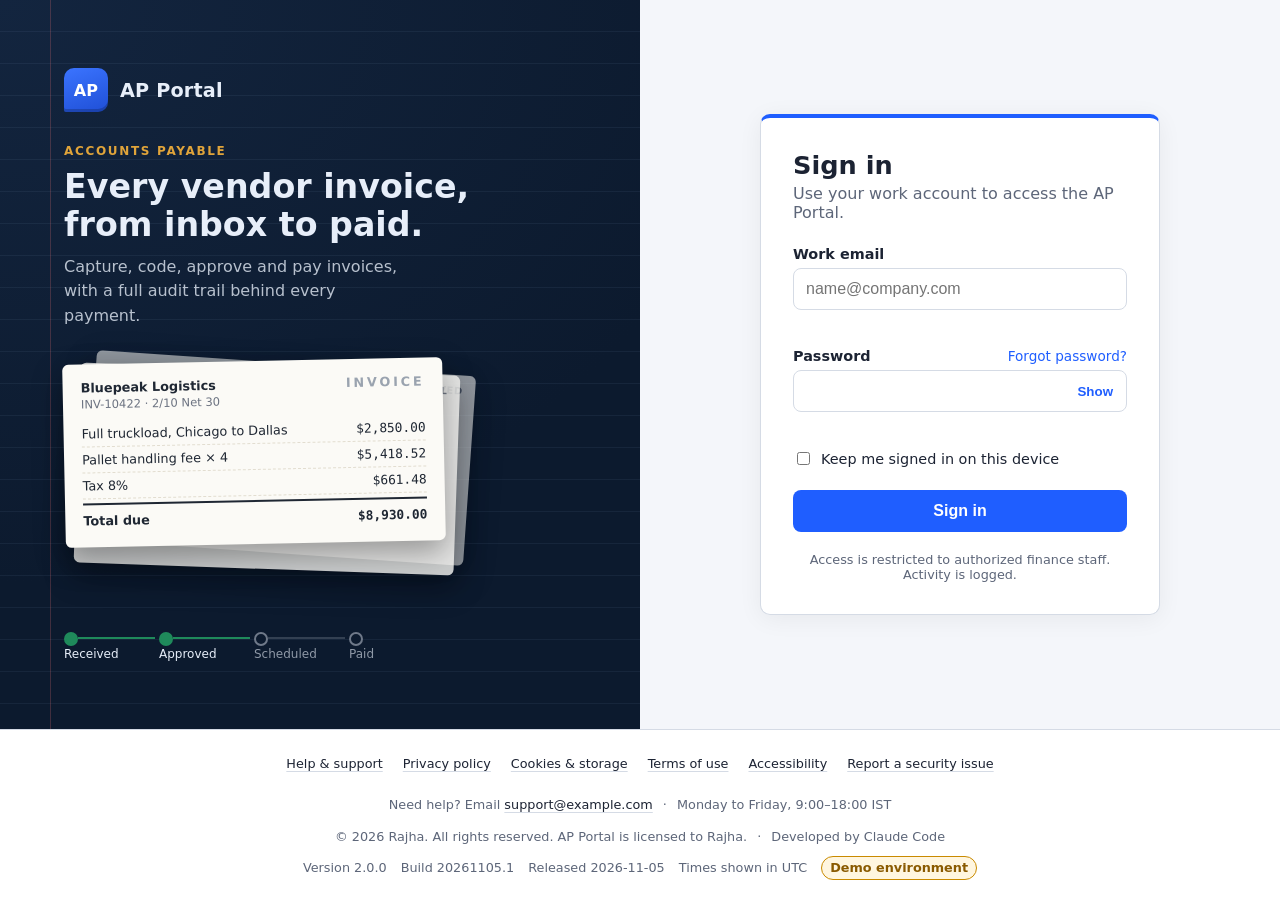
<file: index.html>
<!doctype html>
<html lang="en">
<head>
  <meta charset="utf-8">
  <meta name="viewport" content="width=device-width, initial-scale=1">
  <title>AP Portal</title>
  <!-- The app starts at the sign-in page. -->
  <meta http-equiv="refresh" content="0; url=login/index.html">
  <link rel="canonical" href="login/index.html">
  <style>
    body { margin: 0; min-height: 100vh; display: grid; place-items: center;
           font-family: system-ui, -apple-system, "Segoe UI", Roboto, sans-serif;
           background: #f4f6fa; color: #1c2333; }
    a { color: #1f5eff; }
    @media (prefers-color-scheme: dark) { body { background: #0d1117; color: #e6e9ef; } a { color: #4d7dff; } }
  </style>
</head>
<body>
  <p>Opening AP Portal… <a href="login/index.html">Go to sign in</a></p>
</body>
</html>
</file>
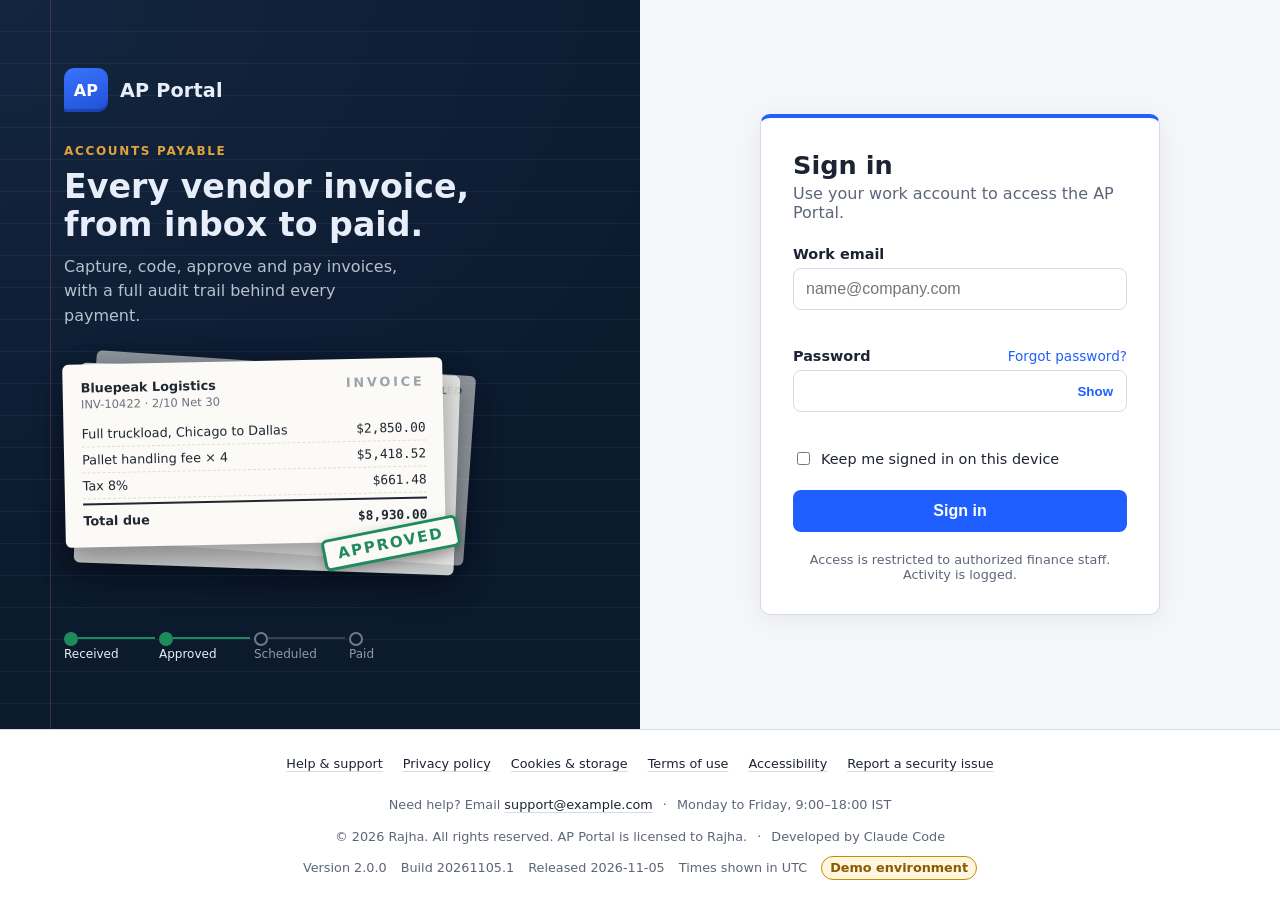
<file: dashboard/index.html>
<!doctype html>
<html lang="en">
<head>
  <meta charset="utf-8">
  <meta name="viewport" content="width=device-width, initial-scale=1">
  <title>Dashboard · AP Portal</title>
  <link rel="stylesheet" href="styles.css">
  <link rel="stylesheet" href="../shared/footer.css">
</head>
<body>
  <header class="topbar">
    <div class="brand">
      <span class="logo">AP</span>
      <span class="brand-name">AP Portal</span>
    </div>
    <div class="user">
      <span id="user" class="user-chip">
        <span id="user-initials" class="avatar" aria-hidden="true"></span>
        <span id="user-name" class="user-name"></span>
      </span>
      <button type="button" id="sign-out" class="ghost">Sign out</button>
    </div>
  </header>

  <main class="page" id="top" tabindex="-1">
    <div class="page-head">
      <div>
        <h1>Invoice dashboard</h1>
        <p class="muted">Status of all open and recent vendor invoices. <span class="badge">Demo data</span></p>
      </div>
      <div class="head-meta">
        <p class="muted" id="as-of"></p>
        <button type="button" id="reset-demo" class="ghost small-btn" hidden>Reset demo changes</button>
      </div>
    </div>

    <section aria-labelledby="status-heading">
      <h2 id="status-heading" class="section-title">Invoices by status</h2>
      <p class="muted small">Click a bucket to filter the invoice list.</p>
      <div id="status-buckets" class="bucket-grid"></div>
    </section>

    <section class="panel" aria-labelledby="aging-heading">
      <div class="panel-head">
        <h2 id="aging-heading" class="section-title">Unpaid invoices by age</h2>
        <p class="muted small">Days past due date · excludes paid and rejected</p>
      </div>
      <div id="aging-bar" class="aging-bar" role="img"></div>
      <div id="aging-buckets" class="aging-grid"></div>
    </section>

    <section class="panel" aria-labelledby="list-heading">
      <div class="panel-head">
        <div>
          <h2 id="list-heading" class="section-title">Invoices <span id="list-filter" class="muted"></span></h2>
          <p class="muted small">Click an invoice to see its details. For <strong>Received</strong> invoices, click the invoice number to open data entry.</p>
        </div>
        <div class="controls">
          <input type="search" id="search" placeholder="Search vendor or invoice #" aria-label="Search invoices">
          <button type="button" id="clear-filter" class="ghost" hidden>Clear filter</button>
        </div>
      </div>
      <div class="table-wrap">
        <table>
          <thead>
            <tr>
              <th scope="col">Invoice #</th>
              <th scope="col">Vendor</th>
              <th scope="col">Invoice date</th>
              <th scope="col">Due date</th>
              <th scope="col" id="col-approved" hidden>Approved on</th>
              <th scope="col" class="num">Amount</th>
              <th scope="col">Status</th>
            </tr>
          </thead>
          <tbody id="invoice-rows"></tbody>
        </table>
        <p id="empty" class="empty" hidden>No invoices match.</p>
      </div>
    </section>
  </main>

  <footer class="app-footer"></footer>

  <div id="drawer-backdrop" class="drawer-backdrop" hidden></div>
  <aside id="invoice-drawer" class="drawer" role="dialog" aria-modal="true" aria-labelledby="drawer-title" hidden>
    <div class="drawer-bar">
      <button type="button" id="drawer-close" class="drawer-close" aria-label="Close invoice details">✕</button>
    </div>
    <div id="drawer-body" class="drawer-body"></div>
  </aside>

  <div id="toast" class="toast" role="status" aria-live="polite" hidden></div>

  <script src="../shared/config.js"></script>
  <script src="../shared/api.js"></script>
  <script src="common.js"></script>
  <script src="boot.js" data-page="session.js dashboard.js invoice-details.js ../shared/app-info.js"></script>
</body>
</html>
</file>
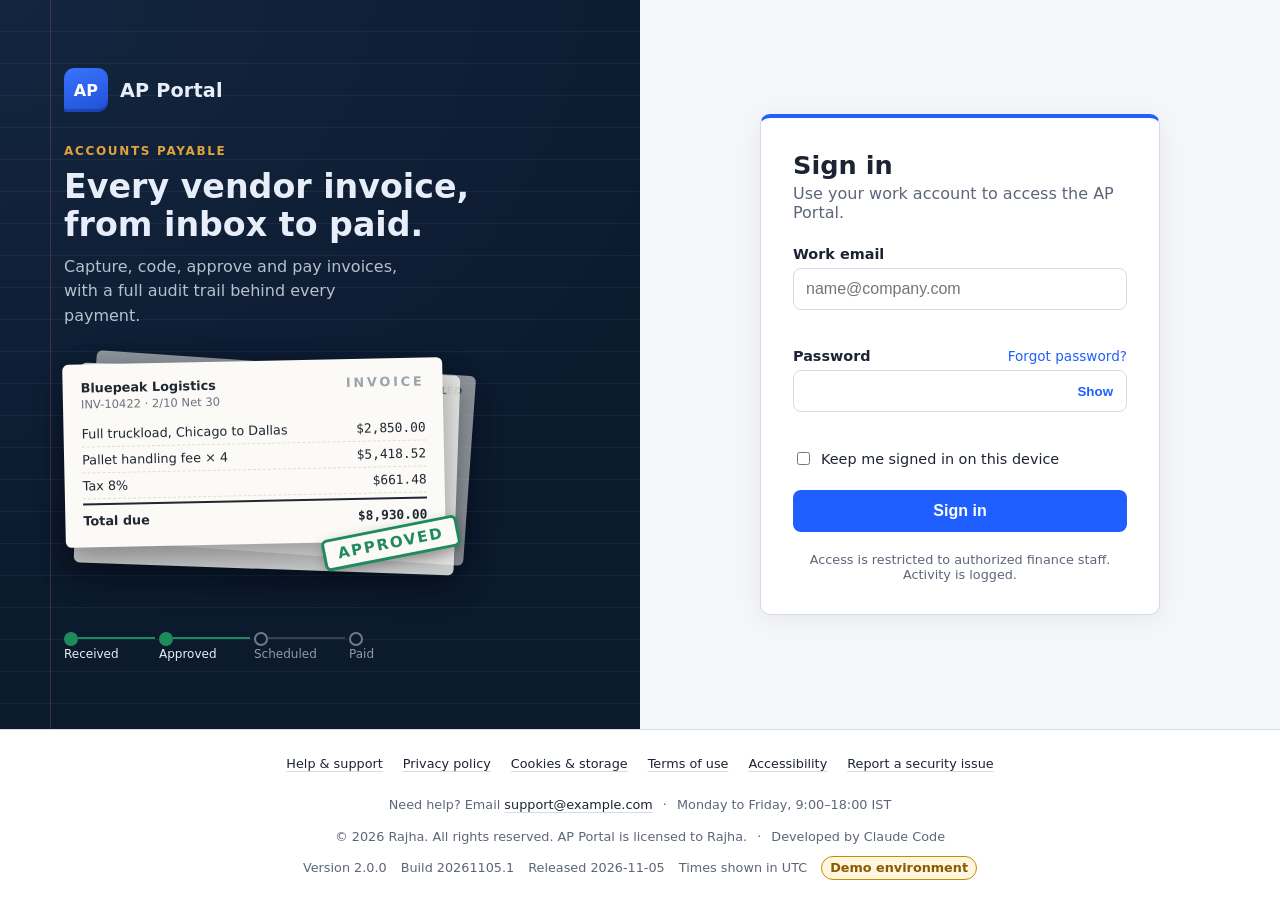
<file: login/index.html>
<!doctype html>
<html lang="en">
<head>
  <meta charset="utf-8">
  <meta name="viewport" content="width=device-width, initial-scale=1">
  <title>Sign in · AP Portal</title>
  <link rel="stylesheet" href="styles.css">
  <link rel="stylesheet" href="../shared/footer.css">
</head>
<body>
  <main class="layout" id="top" tabindex="-1">
    <section class="brand-panel" aria-hidden="true">
      <div class="brand">
        <span class="logo"><span>AP</span></span>
        <span class="brand-name">AP Portal</span>
      </div>

      <div class="brand-copy">
        <p class="eyebrow">Accounts payable</p>
        <h2>Every vendor invoice, from inbox to paid.</h2>
        <p class="lede">Capture, code, approve and pay invoices, with a full audit trail behind every payment.</p>
      </div>

      <div class="slips">
        <div class="slip slip-back"><span class="slip-tag">Received</span></div>
        <div class="slip slip-mid"><span class="slip-tag">Pending approval</span></div>
        <div class="slip slip-front">
          <div class="slip-head">
            <div><strong>Bluepeak Logistics</strong><span>INV-10422 · 2/10 Net 30</span></div>
            <span class="slip-word">INVOICE</span>
          </div>
          <div class="slip-line"><span>Full truckload, Chicago to Dallas</span><span>$2,850.00</span></div>
          <div class="slip-line"><span>Pallet handling fee × 4</span><span>$5,418.52</span></div>
          <div class="slip-line"><span>Tax 8%</span><span>$661.48</span></div>
          <div class="slip-total"><span>Total due</span><span>$8,930.00</span></div>
          <span class="stamp">Approved</span>
        </div>
      </div>

      <ol class="flow">
        <li class="done">Received</li>
        <li class="done">Approved</li>
        <li>Scheduled</li>
        <li>Paid</li>
      </ol>
    </section>

    <section class="form-panel">
      <form id="login-form" class="card" novalidate>
        <h1>Sign in</h1>
        <p class="subtitle">Use your work account to access the AP Portal.</p>

        <div id="form-error" class="alert" role="alert" hidden></div>

        <div class="field">
          <label for="email">Work email</label>
          <input id="email" name="email" type="email" autocomplete="username"
                 placeholder="name@company.com" required>
          <p class="field-error" id="email-error"></p>
        </div>

        <div class="field">
          <div class="label-row">
            <label for="password">Password</label>
            <a href="forgot-password.html" class="link" id="forgot-link">Forgot password?</a>
          </div>
          <div class="password-wrap">
            <input id="password" name="password" type="password"
                   autocomplete="current-password" minlength="8" required>
            <button type="button" class="toggle" id="toggle-password"
                    aria-label="Show password" aria-pressed="false">Show</button>
          </div>
          <p class="field-error" id="password-error"></p>
        </div>

        <label class="checkbox">
          <input type="checkbox" name="remember" id="remember">
          Keep me signed in on this device
        </label>

        <button type="submit" class="primary" id="submit-btn">
          <span class="btn-label">Sign in</span>
          <span class="spinner" aria-hidden="true"></span>
        </button>

        <p class="footnote">
          Access is restricted to authorized finance staff. Activity is logged.
        </p>
      </form>
    </section>
  </main>

  <footer class="app-footer"></footer>

  <script src="../shared/config.js"></script>
  <script src="../shared/api.js"></script>
  <script src="script.js"></script>
  <script src="../shared/app-info.js"></script>
</body>
</html>
</file>
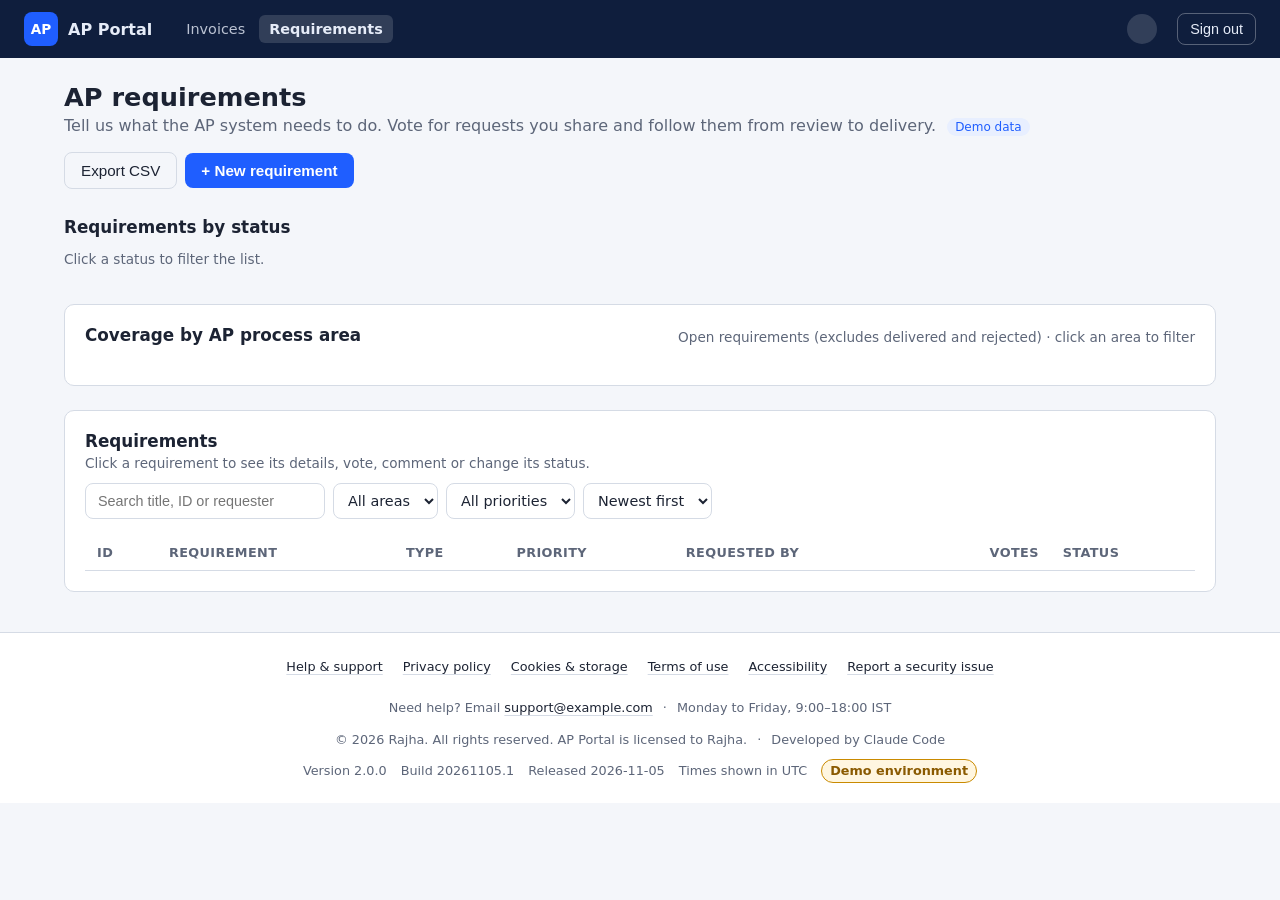
<file: requirements/index.html>
<!doctype html>
<html lang="en">
<head>
  <meta charset="utf-8">
  <meta name="viewport" content="width=device-width, initial-scale=1">
  <title>Requirements · AP Portal</title>
  <link rel="stylesheet" href="../dashboard/styles.css">
  <link rel="stylesheet" href="../dashboard/data-entry.css">
  <link rel="stylesheet" href="requirements.css">
  <link rel="stylesheet" href="../shared/footer.css">
</head>
<body>
  <header class="topbar">
    <div class="topbar-left">
      <a class="brand" href="../dashboard/index.html">
        <span class="logo">AP</span>
        <span class="brand-name">AP Portal</span>
      </a>
      <nav class="app-nav" aria-label="Main">
        <a href="../dashboard/index.html">Invoices</a>
        <a href="index.html" aria-current="page">Requirements</a>
      </nav>
    </div>
    <div class="user">
      <span id="user" class="user-chip">
        <span id="user-initials" class="avatar" aria-hidden="true"></span>
        <span id="user-name" class="user-name"></span>
      </span>
      <button type="button" id="sign-out" class="ghost">Sign out</button>
    </div>
  </header>

  <main class="page" id="top" tabindex="-1">
    <div class="page-head">
      <div>
        <h1>AP requirements</h1>
        <p class="muted">Tell us what the AP system needs to do. Vote for requests you share and follow them from review to delivery. <span class="badge">Demo data</span></p>
      </div>
      <div class="head-actions">
        <button type="button" id="reset-demo" class="ghost small-btn" hidden>Reset demo changes</button>
        <button type="button" id="export-csv" class="ghost">Export CSV</button>
        <button type="button" id="new-req" class="btn-primary">+ New requirement</button>
      </div>
    </div>

    <section aria-labelledby="status-heading">
      <h2 id="status-heading" class="section-title">Requirements by status</h2>
      <p class="muted small">Click a status to filter the list.</p>
      <div id="status-buckets" class="bucket-grid"></div>
    </section>

    <section class="panel" aria-labelledby="area-heading">
      <div class="panel-head">
        <h2 id="area-heading" class="section-title">Coverage by AP process area</h2>
        <p class="muted small">Open requirements (excludes delivered and rejected) · click an area to filter</p>
      </div>
      <div id="area-coverage" class="area-grid"></div>
    </section>

    <section class="panel" aria-labelledby="list-heading">
      <div class="panel-head">
        <div>
          <h2 id="list-heading" class="section-title">Requirements <span id="list-filter" class="muted"></span></h2>
          <p class="muted small">Click a requirement to see its details, vote, comment or change its status.</p>
        </div>
        <div class="controls req-controls">
          <input type="search" id="search" placeholder="Search title, ID or requester" aria-label="Search requirements">
          <select id="filter-area" aria-label="Filter by area"><option value="">All areas</option></select>
          <select id="filter-priority" aria-label="Filter by priority"><option value="">All priorities</option></select>
          <select id="sort" aria-label="Sort by">
            <option value="newest">Newest first</option>
            <option value="priority">Priority</option>
            <option value="votes">Most votes</option>
          </select>
          <button type="button" id="clear-filter" class="ghost" hidden>Clear filters</button>
        </div>
      </div>
      <div class="table-wrap">
        <table>
          <thead>
            <tr>
              <th scope="col">ID</th>
              <th scope="col">Requirement</th>
              <th scope="col">Type</th>
              <th scope="col">Priority</th>
              <th scope="col">Requested by</th>
              <th scope="col" class="num">Votes</th>
              <th scope="col">Status</th>
            </tr>
          </thead>
          <tbody id="req-rows"></tbody>
        </table>
        <p id="empty" class="empty" hidden>No requirements match.</p>
      </div>
    </section>
  </main>

  <footer class="app-footer"></footer>

  <div id="drawer-backdrop" class="drawer-backdrop" hidden></div>
  <aside id="req-drawer" class="drawer" role="dialog" aria-modal="true" aria-labelledby="drawer-title" hidden>
    <div class="drawer-bar">
      <button type="button" id="drawer-close" class="drawer-close" aria-label="Close">✕</button>
    </div>
    <div id="drawer-body" class="drawer-body"></div>
  </aside>

  <div id="toast" class="toast" role="status" aria-live="polite" hidden></div>

  <script src="requirements-data.js"></script>
  <script src="../dashboard/session.js"></script>
  <script src="requirements.js"></script>
  <script src="../shared/app-info.js"></script>
</body>
</html>
</file>
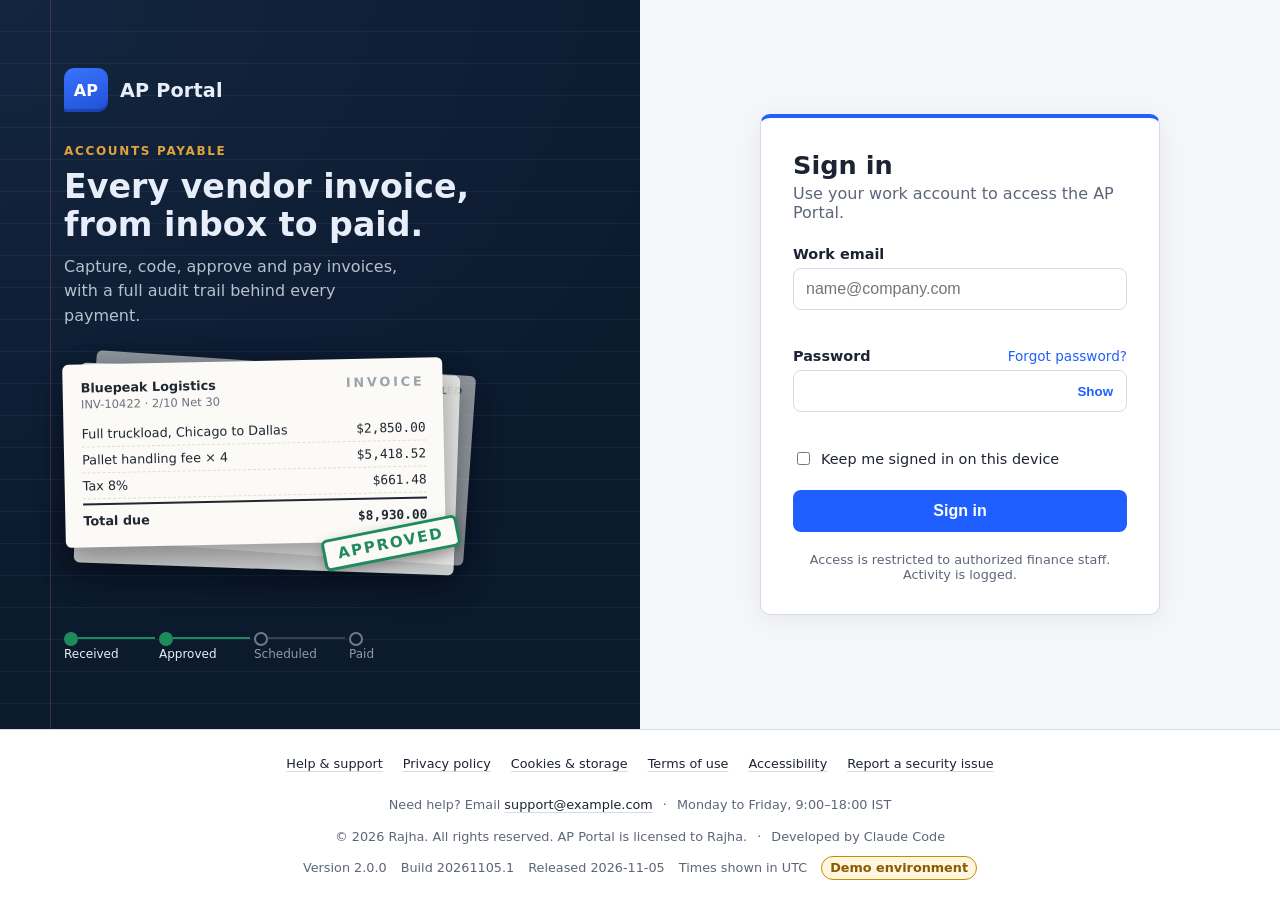
<file: dashboard/data-entry.html>
<!doctype html>
<html lang="en">
<head>
  <meta charset="utf-8">
  <meta name="viewport" content="width=device-width, initial-scale=1">
  <title>Data entry · AP Portal</title>
  <link rel="stylesheet" href="styles.css">
  <link rel="stylesheet" href="data-entry.css">
  <link rel="stylesheet" href="../shared/footer.css">
</head>
<body>
  <header class="topbar">
    <a class="brand" href="index.html">
      <span class="logo">AP</span>
      <span class="brand-name">AP Portal</span>
    </a>
    <div class="user">
      <span id="user" class="user-chip">
        <span id="user-initials" class="avatar" aria-hidden="true"></span>
        <span id="user-name" class="user-name"></span>
      </span>
      <button type="button" id="sign-out" class="ghost">Sign out</button>
    </div>
  </header>

  <main class="page" id="top" tabindex="-1">
    <nav class="breadcrumb" aria-label="Breadcrumb">
      <ol>
        <li><a href="index.html" data-leave>Invoice dashboard</a></li>
        <li><a href="index.html" data-leave data-filter="received">Received</a></li>
        <li aria-current="page" id="crumb-current">Data entry</li>
      </ol>
    </nav>

    <div class="page-head">
      <div>
        <h1>Data entry <span id="title-number" class="mono"></span></h1>
        <p class="muted" id="capture-note"></p>
      </div>
      <span id="status-pill" class="pill"></span>
    </div>

    <div id="not-found" class="status-panel tone-danger" hidden>
      <h3>Invoice not found</h3>
      <p>There is no invoice with that number. <a href="index.html">Go back to the dashboard</a>.</p>
    </div>

    <div id="locked" class="status-panel tone-info" hidden></div>

    <div id="error-summary" class="error-summary" role="alert" tabindex="-1" hidden>
      <h2>Fix these before submitting</h2>
      <ul id="error-list"></ul>
    </div>

    <div class="entry-layout" id="entry" hidden>
      <form id="entry-form" class="entry-form" novalidate>
        <fieldset id="form-fields" class="entry-fields">

          <section class="panel" aria-labelledby="sec-vendor">
            <h2 id="sec-vendor" class="section-title">Vendor</h2>
            <div class="form-grid">
              <div class="field span-2">
                <label for="vendor">Vendor <span class="req" aria-hidden="true">*</span></label>
                <select id="vendor" name="vendor" required aria-describedby="vendor-hint vendor-error"></select>
                <p class="hint" id="vendor-hint">Only vendors in the vendor master can be selected.</p>
                <p class="field-error" id="vendor-error"></p>
              </div>
              <div class="readonly"><span class="ro-label">Vendor ID</span><span id="vendor-id" class="ro-value"></span></div>
              <div class="readonly"><span class="ro-label">Pays by</span><span id="vendor-method" class="ro-value"></span></div>
              <div class="readonly span-2"><span class="ro-label">Bank account</span><span id="vendor-bank" class="ro-value"></span>
                <span class="hint">Bank details can only be changed in the vendor master, after a call-back check with the vendor.</span></div>
            </div>
          </section>

          <section class="panel" aria-labelledby="sec-header">
            <h2 id="sec-header" class="section-title">Invoice information</h2>
            <div class="form-grid">
              <div class="field">
                <label for="number">Supplier invoice number <span class="req" aria-hidden="true">*</span></label>
                <input id="number" name="number" type="text" required autocomplete="off" spellcheck="false" aria-describedby="number-error">
                <p class="field-error" id="number-error"></p>
              </div>
              <div class="field">
                <label for="invoiceDate">Invoice date <span class="req" aria-hidden="true">*</span></label>
                <input id="invoiceDate" name="invoiceDate" type="date" required aria-describedby="invoiceDate-error">
                <p class="field-error" id="invoiceDate-error"></p>
              </div>
              <div class="field">
                <label for="terms">Payment terms <span class="req" aria-hidden="true">*</span></label>
                <select id="terms" name="terms" required aria-describedby="terms-error"></select>
                <p class="field-error" id="terms-error"></p>
              </div>
              <div class="readonly">
                <span class="ro-label">Due date</span>
                <output id="dueDate" class="ro-value" for="invoiceDate terms"></output>
                <span class="hint">Worked out from the invoice date and terms.</span>
              </div>
              <div class="field">
                <label for="poNumber">Purchase order <span class="req" id="po-req" aria-hidden="true">*</span></label>
                <input id="poNumber" name="poNumber" type="text" autocomplete="off" spellcheck="false" placeholder="PO-0000" aria-describedby="po-hint poNumber-error">
                <p class="hint" id="po-hint"></p>
                <p class="field-error" id="poNumber-error"></p>
              </div>
              <div class="field">
                <label for="currency">Currency <span class="req" aria-hidden="true">*</span></label>
                <select id="currency" name="currency" required aria-describedby="currency-error"></select>
                <p class="field-error" id="currency-error"></p>
              </div>
              <div class="readonly">
                <span class="ro-label">Received</span>
                <span id="receivedOn" class="ro-value"></span>
              </div>
            </div>
          </section>

          <section class="panel" aria-labelledby="sec-lines">
            <div class="panel-head">
              <h2 id="sec-lines" class="section-title">Line items</h2>
              <button type="button" id="add-line" class="ghost">+ Add line</button>
            </div>
            <div class="table-wrap">
              <table class="entry-lines">
                <thead>
                  <tr>
                    <th scope="col">Description <span class="req" aria-hidden="true">*</span></th>
                    <th scope="col">GL account <span class="req" aria-hidden="true">*</span></th>
                    <th scope="col">Cost center <span class="req" aria-hidden="true">*</span></th>
                    <th scope="col" class="num">Qty <span class="req" aria-hidden="true">*</span></th>
                    <th scope="col" class="num">Unit price <span class="req" aria-hidden="true">*</span></th>
                    <th scope="col" class="num">Amount</th>
                    <th scope="col"><span class="visually-hidden">Remove</span></th>
                  </tr>
                </thead>
                <tbody id="line-rows"></tbody>
              </table>
            </div>
            <p class="field-error" id="lines-error"></p>
          </section>

          <section class="panel" aria-labelledby="sec-totals">
            <h2 id="sec-totals" class="section-title">Totals</h2>
            <div class="totals-grid">
              <div class="readonly"><span class="ro-label">Subtotal of lines</span><output id="subtotal" class="ro-value num-value"></output></div>
              <div class="field">
                <label for="tax">Tax <span class="req" aria-hidden="true">*</span></label>
                <input id="tax" name="tax" type="number" inputmode="decimal" min="0" step="0.01" required aria-describedby="tax-error">
                <p class="field-error" id="tax-error"></p>
              </div>
              <div class="field">
                <label for="shipping">Shipping</label>
                <input id="shipping" name="shipping" type="number" inputmode="decimal" min="0" step="0.01" aria-describedby="shipping-error">
                <p class="field-error" id="shipping-error"></p>
              </div>
              <div class="readonly"><span class="ro-label">Calculated total</span><output id="calcTotal" class="ro-value num-value"></output></div>
              <div class="field">
                <label for="total">Total on the invoice <span class="req" aria-hidden="true">*</span></label>
                <input id="total" name="total" type="number" inputmode="decimal" min="0" step="0.01" required aria-describedby="total-hint total-error">
                <p class="hint" id="total-hint">Copy the total exactly as printed on the invoice.</p>
                <p class="field-error" id="total-error"></p>
              </div>
              <div id="balance-check" class="balance-check" role="status" aria-live="polite"></div>
            </div>
          </section>

          <section class="panel" aria-labelledby="sec-notes">
            <h2 id="sec-notes" class="section-title">Notes for the approver</h2>
            <div class="field">
              <label for="notes" class="visually-hidden">Notes for the approver</label>
              <textarea id="notes" name="notes" rows="3" maxlength="500" aria-describedby="notes-count"></textarea>
              <p class="hint" id="notes-count"></p>
            </div>
          </section>
        </fieldset>

        <div class="action-bar">
          <p id="save-status" class="save-status" role="status" aria-live="polite"></p>
          <div id="leave-confirm" class="leave-confirm" hidden>
            <span>You have unsaved changes.</span>
            <button type="button" id="discard" class="ghost">Leave without saving</button>
            <button type="button" id="keep-editing" class="ghost">Keep editing</button>
          </div>
          <div class="action-buttons" id="action-buttons">
            <a href="index.html" class="ghost button-link" data-leave>Cancel</a>
            <button type="button" id="save-draft" class="ghost">Save draft</button>
            <button type="submit" id="submit" class="btn-primary">Submit for approval</button>
          </div>
        </div>
      </form>

      <aside class="document" aria-labelledby="doc-title">
        <details id="doc-toggle" open>
          <summary><h2 id="doc-title" class="section-title">Original invoice</h2></summary>
          <p class="hint" id="doc-caption"></p>
          <div id="document" class="paper"></div>
        </details>
      </aside>
    </div>
  </main>

  <footer class="app-footer"></footer>

  <script src="../shared/config.js"></script>
  <script src="../shared/api.js"></script>
  <script src="common.js"></script>
  <script src="boot.js" data-page="session.js data-entry.js ../shared/app-info.js"></script>
</body>
</html>
</file>
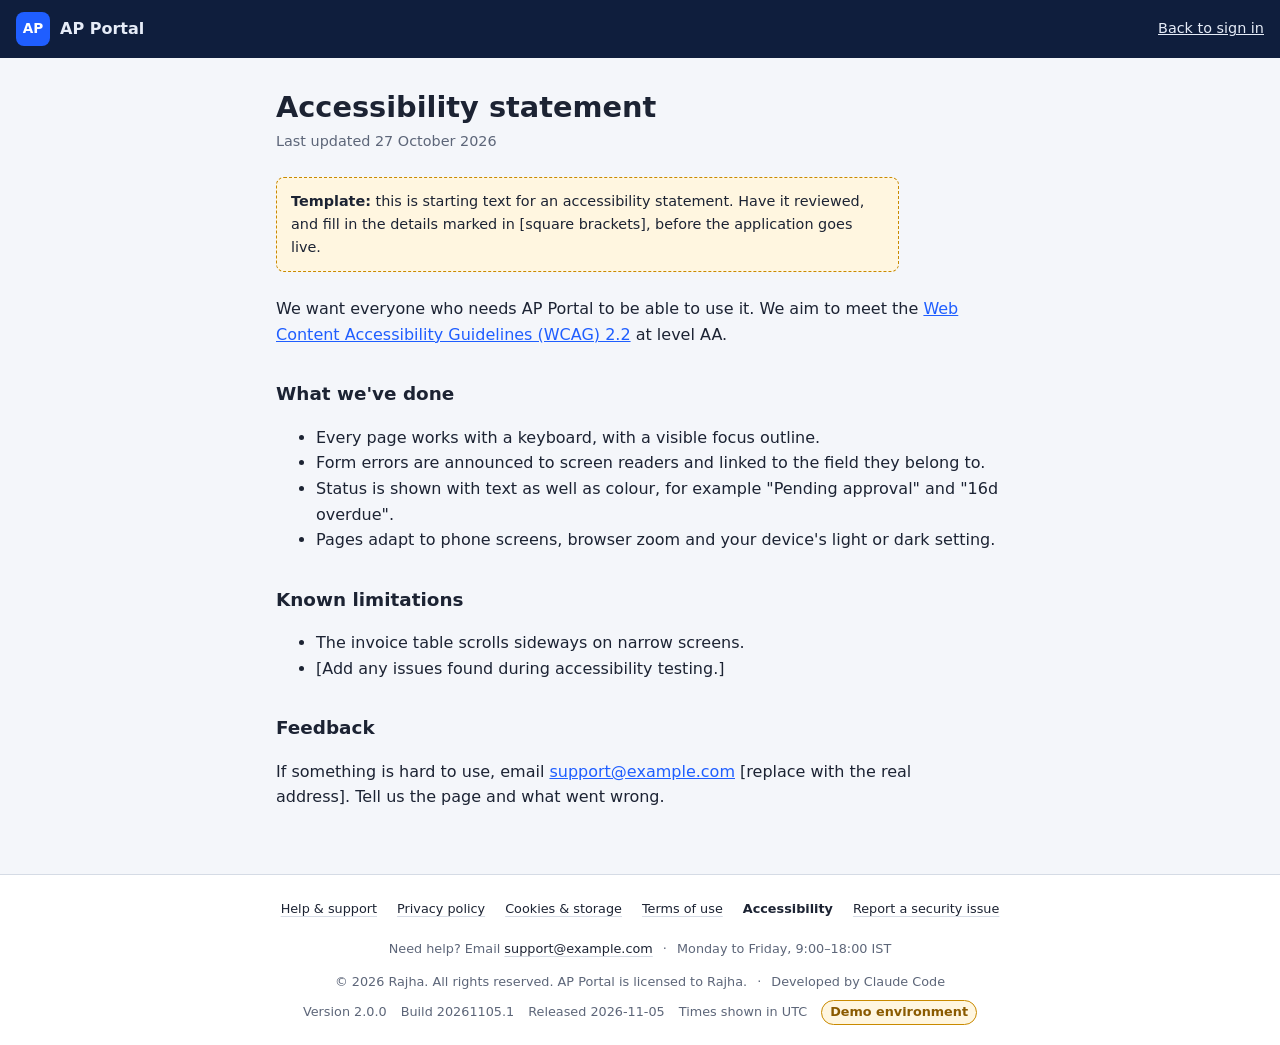
<file: info/accessibility.html>
<!doctype html>
<html lang="en">
<head>
  <meta charset="utf-8">
  <meta name="viewport" content="width=device-width, initial-scale=1">
  <title>Accessibility statement · AP Portal</title>
  <link rel="stylesheet" href="../shared/info.css">
  <link rel="stylesheet" href="../shared/footer.css">
</head>
<body>
  <header class="topbar">
    <a class="brand" href="../login/index.html"><span class="logo">AP</span>AP Portal</a>
    <a class="back" href="../login/index.html">Back to sign in</a>
  </header>

  <main class="doc" id="top" tabindex="-1">
    <h1>Accessibility statement</h1>
    <p class="updated">Last updated 27 October 2026</p>
    <p class="template-notice" role="note">
      <strong>Template:</strong> this is starting text for an accessibility statement. Have it reviewed, and
      fill in the details marked in [square brackets], before the application goes live.
    </p>

    <p>We want everyone who needs AP Portal to be able to use it. We aim to meet the
       <a href="https://www.w3.org/TR/WCAG22/">Web Content Accessibility Guidelines (WCAG) 2.2</a> at level AA.</p>

    <h2>What we've done</h2>
    <ul>
      <li>Every page works with a keyboard, with a visible focus outline.</li>
      <li>Form errors are announced to screen readers and linked to the field they belong to.</li>
      <li>Status is shown with text as well as colour, for example "Pending approval" and "16d overdue".</li>
      <li>Pages adapt to phone screens, browser zoom and your device's light or dark setting.</li>
    </ul>

    <h2>Known limitations</h2>
    <ul>
      <li>The invoice table scrolls sideways on narrow screens.</li>
      <li>[Add any issues found during accessibility testing.]</li>
    </ul>

    <h2>Feedback</h2>
    <p>If something is hard to use, email <a href="mailto:support@example.com">support@example.com</a>
       [replace with the real address]. Tell us the page and what went wrong.</p>
  </main>

  <footer class="app-footer"></footer>
  <script src="../shared/app-info.js"></script>
</body>
</html>
</file>
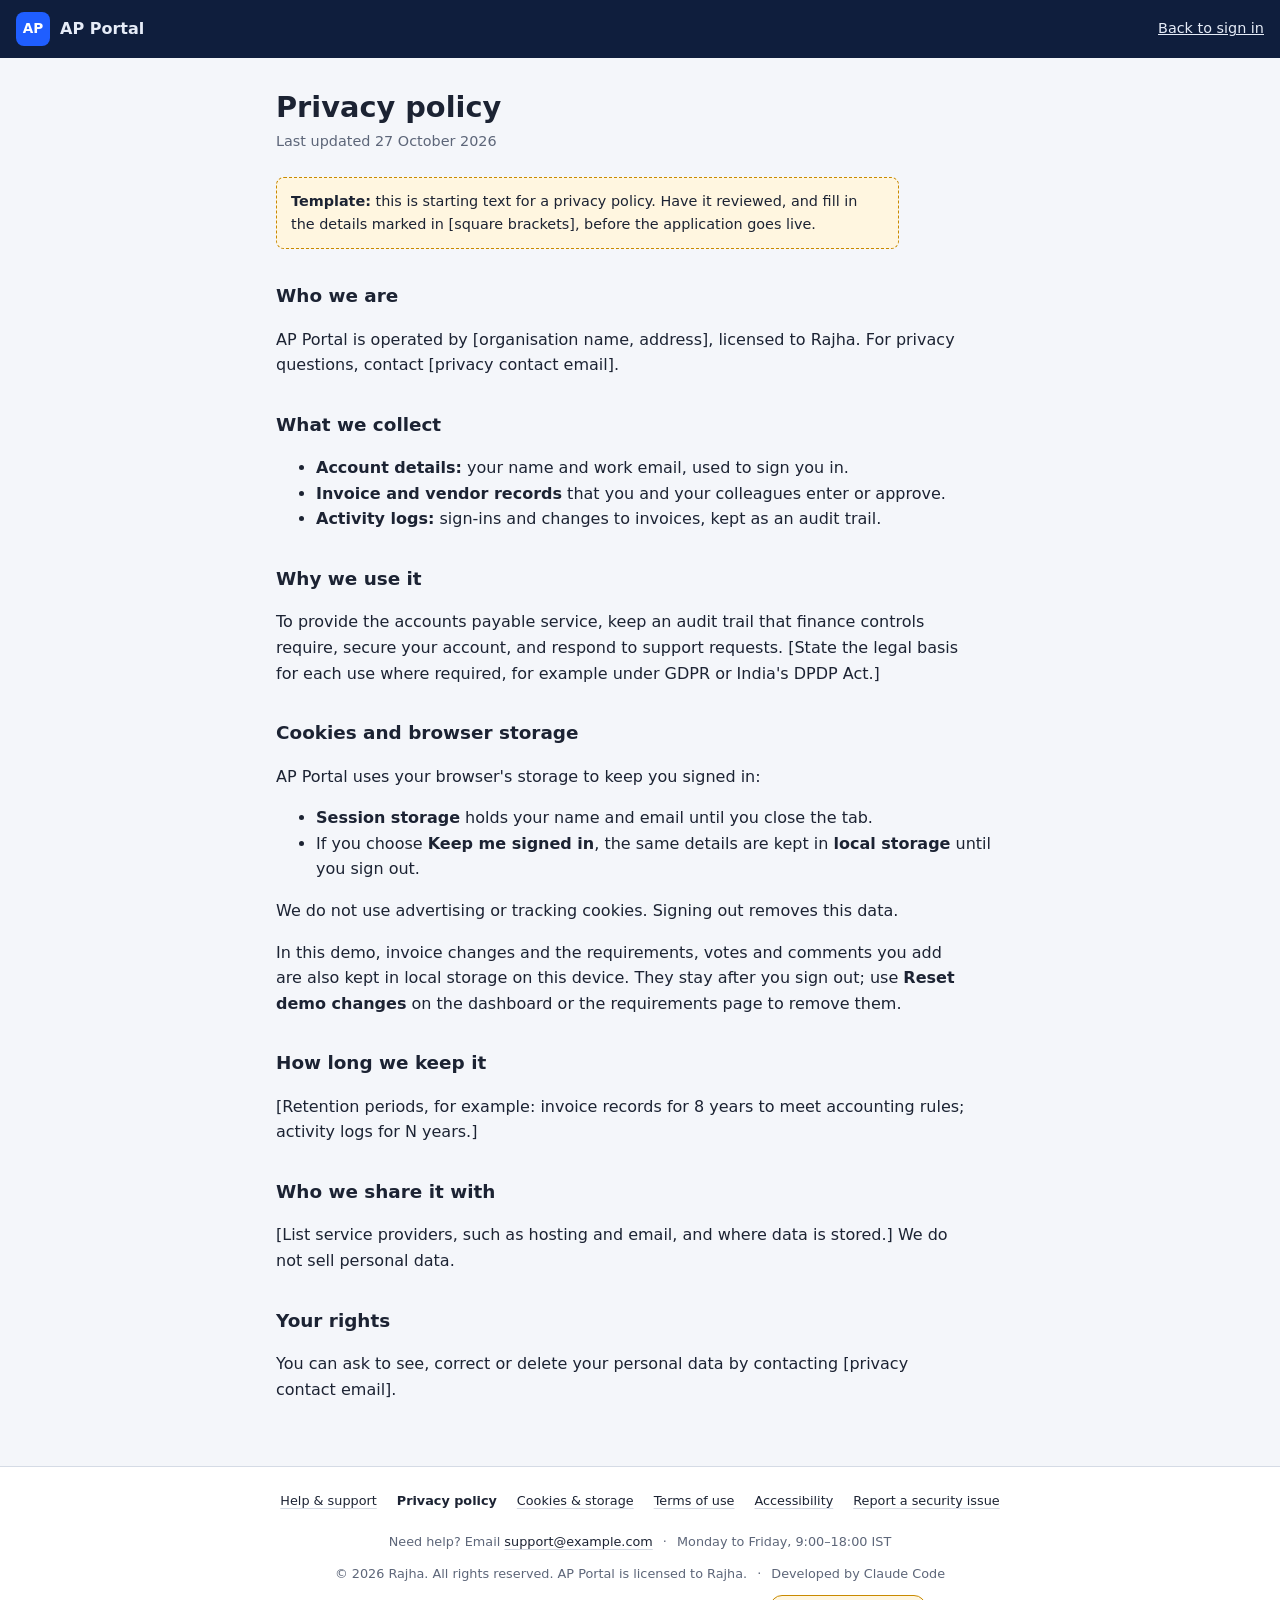
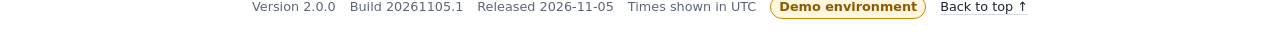
<file: info/privacy.html>
<!doctype html>
<html lang="en">
<head>
  <meta charset="utf-8">
  <meta name="viewport" content="width=device-width, initial-scale=1">
  <title>Privacy policy · AP Portal</title>
  <link rel="stylesheet" href="../shared/info.css">
  <link rel="stylesheet" href="../shared/footer.css">
</head>
<body>
  <header class="topbar">
    <a class="brand" href="../login/index.html"><span class="logo">AP</span>AP Portal</a>
    <a class="back" href="../login/index.html">Back to sign in</a>
  </header>

  <main class="doc" id="top" tabindex="-1">
    <h1>Privacy policy</h1>
    <p class="updated">Last updated 27 October 2026</p>
    <p class="template-notice" role="note">
      <strong>Template:</strong> this is starting text for a privacy policy. Have it reviewed, and
      fill in the details marked in [square brackets], before the application goes live.
    </p>

    <h2>Who we are</h2>
    <p>AP Portal is operated by [organisation name, address], licensed to Rajha. For privacy questions,
       contact [privacy contact email].</p>

    <h2>What we collect</h2>
    <ul>
      <li><strong>Account details:</strong> your name and work email, used to sign you in.</li>
      <li><strong>Invoice and vendor records</strong> that you and your colleagues enter or approve.</li>
      <li><strong>Activity logs:</strong> sign-ins and changes to invoices, kept as an audit trail.</li>
    </ul>

    <h2>Why we use it</h2>
    <p>To provide the accounts payable service, keep an audit trail that finance controls require,
       secure your account, and respond to support requests. [State the legal basis for each use
       where required, for example under GDPR or India's DPDP Act.]</p>

    <h2 id="storage">Cookies and browser storage</h2>
    <p>AP Portal uses your browser's storage to keep you signed in:</p>
    <ul>
      <li><strong>Session storage</strong> holds your name and email until you close the tab.</li>
      <li>If you choose <strong>Keep me signed in</strong>, the same details are kept in
          <strong>local storage</strong> until you sign out.</li>
    </ul>
    <p>We do not use advertising or tracking cookies. Signing out removes this data.</p>
    <p>In this demo, invoice changes and the requirements, votes and comments you add are
       also kept in local storage on this device. They stay after you sign out; use
       <strong>Reset demo changes</strong> on the dashboard or the requirements page to remove them.</p>

    <h2>How long we keep it</h2>
    <p>[Retention periods, for example: invoice records for 8 years to meet accounting rules;
       activity logs for N years.]</p>

    <h2>Who we share it with</h2>
    <p>[List service providers, such as hosting and email, and where data is stored.]
       We do not sell personal data.</p>

    <h2>Your rights</h2>
    <p>You can ask to see, correct or delete your personal data by contacting [privacy contact email].</p>
  </main>

  <footer class="app-footer"></footer>
  <script src="../shared/app-info.js"></script>
</body>
</html>
</file>
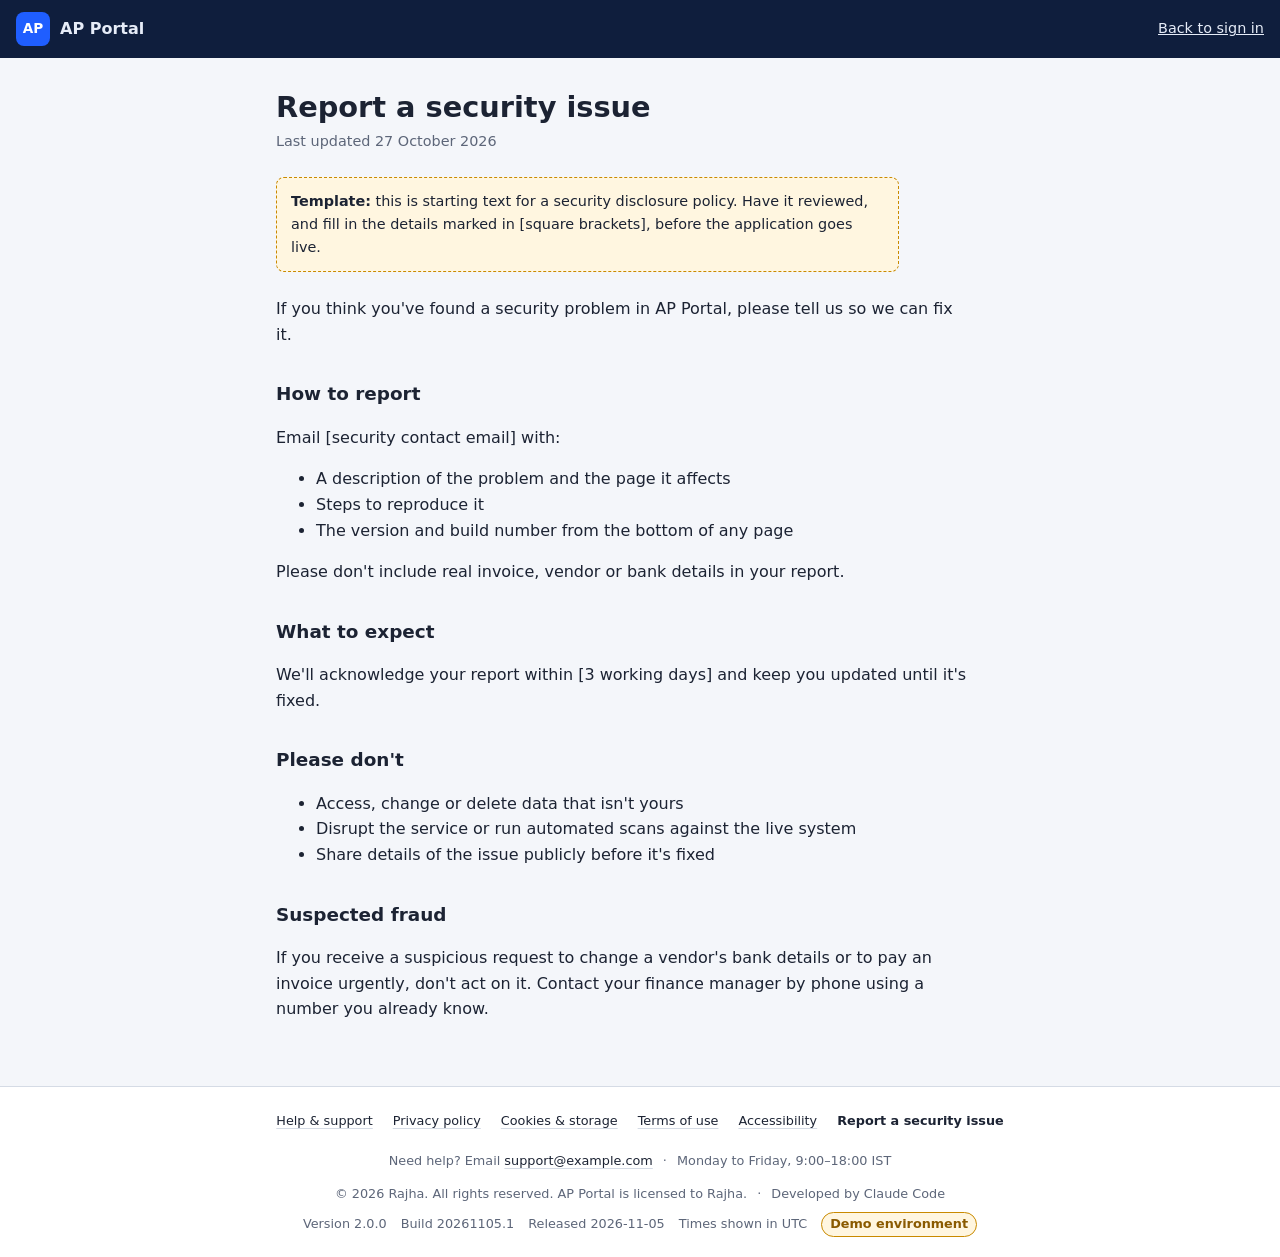
<file: info/security.html>
<!doctype html>
<html lang="en">
<head>
  <meta charset="utf-8">
  <meta name="viewport" content="width=device-width, initial-scale=1">
  <title>Report a security issue · AP Portal</title>
  <link rel="stylesheet" href="../shared/info.css">
  <link rel="stylesheet" href="../shared/footer.css">
</head>
<body>
  <header class="topbar">
    <a class="brand" href="../login/index.html"><span class="logo">AP</span>AP Portal</a>
    <a class="back" href="../login/index.html">Back to sign in</a>
  </header>

  <main class="doc" id="top" tabindex="-1">
    <h1>Report a security issue</h1>
    <p class="updated">Last updated 27 October 2026</p>
    <p class="template-notice" role="note">
      <strong>Template:</strong> this is starting text for a security disclosure policy. Have it reviewed, and
      fill in the details marked in [square brackets], before the application goes live.
    </p>

    <p>If you think you've found a security problem in AP Portal, please tell us so we can fix it.</p>

    <h2>How to report</h2>
    <p>Email [security contact email] with:</p>
    <ul>
      <li>A description of the problem and the page it affects</li>
      <li>Steps to reproduce it</li>
      <li>The version and build number from the bottom of any page</li>
    </ul>
    <p>Please don't include real invoice, vendor or bank details in your report.</p>

    <h2>What to expect</h2>
    <p>We'll acknowledge your report within [3 working days] and keep you updated until it's fixed.</p>

    <h2>Please don't</h2>
    <ul>
      <li>Access, change or delete data that isn't yours</li>
      <li>Disrupt the service or run automated scans against the live system</li>
      <li>Share details of the issue publicly before it's fixed</li>
    </ul>

    <h2>Suspected fraud</h2>
    <p>If you receive a suspicious request to change a vendor's bank details or to pay an invoice
       urgently, don't act on it. Contact your finance manager by phone using a number you already know.</p>
  </main>

  <footer class="app-footer"></footer>
  <script src="../shared/app-info.js"></script>
</body>
</html>
</file>
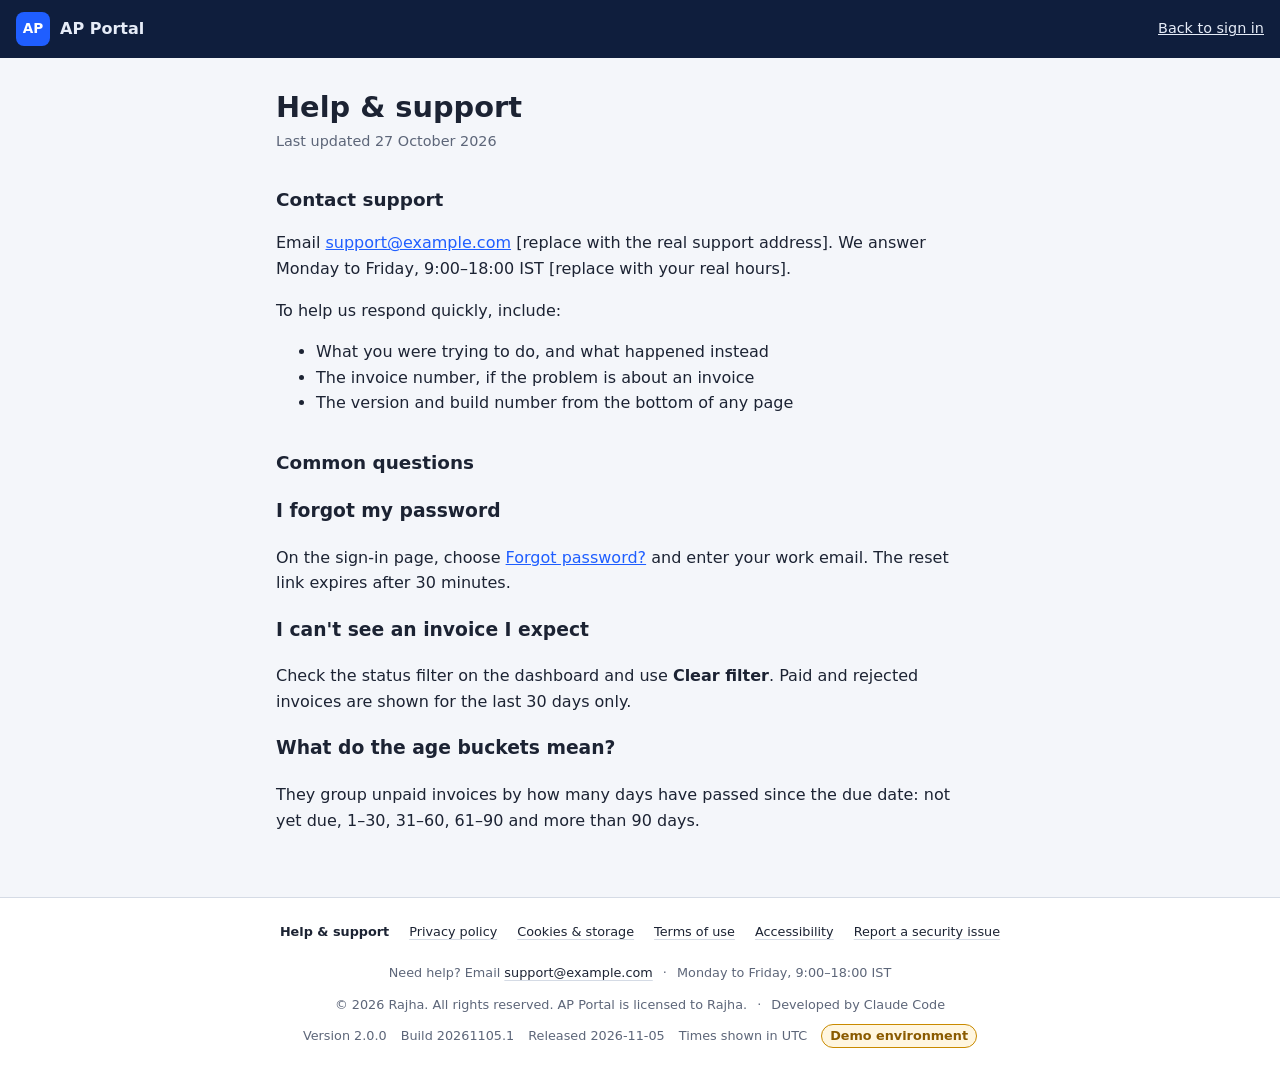
<file: info/support.html>
<!doctype html>
<html lang="en">
<head>
  <meta charset="utf-8">
  <meta name="viewport" content="width=device-width, initial-scale=1">
  <title>Help & support · AP Portal</title>
  <link rel="stylesheet" href="../shared/info.css">
  <link rel="stylesheet" href="../shared/footer.css">
</head>
<body>
  <header class="topbar">
    <a class="brand" href="../login/index.html"><span class="logo">AP</span>AP Portal</a>
    <a class="back" href="../login/index.html">Back to sign in</a>
  </header>

  <main class="doc" id="top" tabindex="-1">
    <h1>Help & support</h1>
    <p class="updated">Last updated 27 October 2026</p>

    <h2>Contact support</h2>
    <p>Email <a href="mailto:support@example.com">support@example.com</a> [replace with the real support address].
       We answer Monday to Friday, 9:00–18:00 IST [replace with your real hours].</p>
    <p>To help us respond quickly, include:</p>
    <ul>
      <li>What you were trying to do, and what happened instead</li>
      <li>The invoice number, if the problem is about an invoice</li>
      <li>The version and build number from the bottom of any page</li>
    </ul>

    <h2>Common questions</h2>
    <h3>I forgot my password</h3>
    <p>On the sign-in page, choose <a href="../login/forgot-password.html">Forgot password?</a> and enter
       your work email. The reset link expires after 30 minutes.</p>
    <h3>I can't see an invoice I expect</h3>
    <p>Check the status filter on the dashboard and use <strong>Clear filter</strong>. Paid and rejected
       invoices are shown for the last 30 days only.</p>
    <h3>What do the age buckets mean?</h3>
    <p>They group unpaid invoices by how many days have passed since the due date: not yet due,
       1–30, 31–60, 61–90 and more than 90 days.</p>
  </main>

  <footer class="app-footer"></footer>
  <script src="../shared/app-info.js"></script>
</body>
</html>
</file>
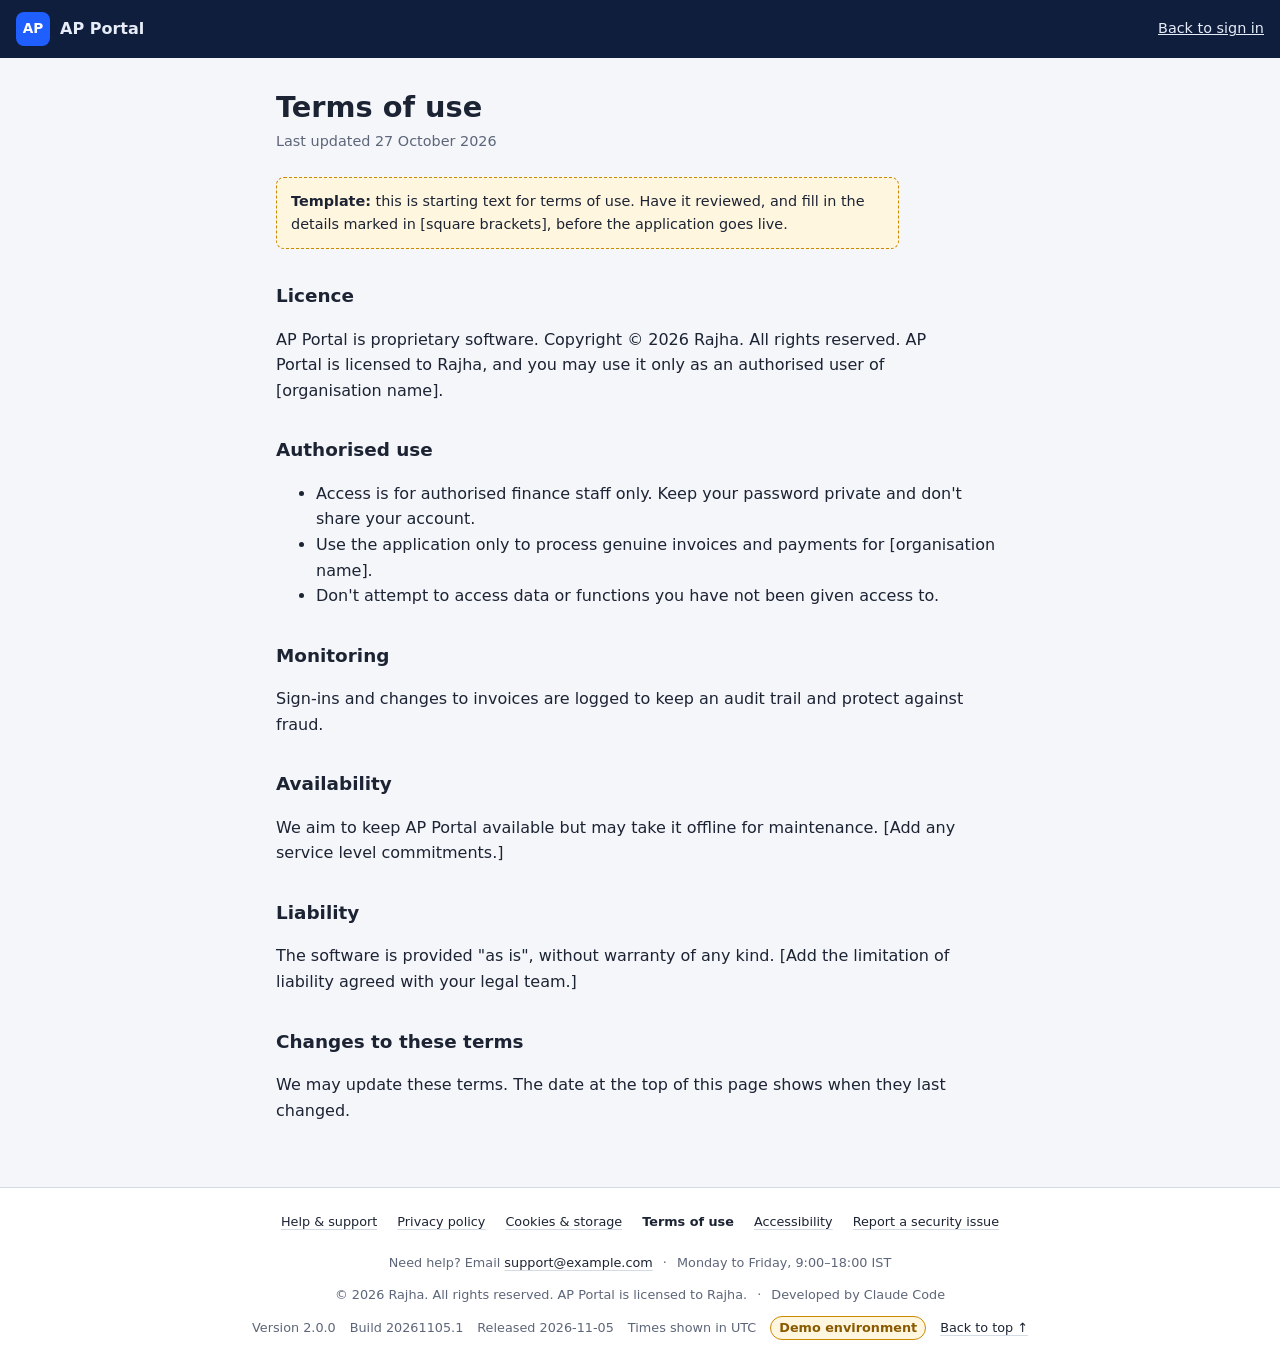
<file: info/terms.html>
<!doctype html>
<html lang="en">
<head>
  <meta charset="utf-8">
  <meta name="viewport" content="width=device-width, initial-scale=1">
  <title>Terms of use · AP Portal</title>
  <link rel="stylesheet" href="../shared/info.css">
  <link rel="stylesheet" href="../shared/footer.css">
</head>
<body>
  <header class="topbar">
    <a class="brand" href="../login/index.html"><span class="logo">AP</span>AP Portal</a>
    <a class="back" href="../login/index.html">Back to sign in</a>
  </header>

  <main class="doc" id="top" tabindex="-1">
    <h1>Terms of use</h1>
    <p class="updated">Last updated 27 October 2026</p>
    <p class="template-notice" role="note">
      <strong>Template:</strong> this is starting text for terms of use. Have it reviewed, and
      fill in the details marked in [square brackets], before the application goes live.
    </p>

    <h2>Licence</h2>
    <p>AP Portal is proprietary software. Copyright © 2026 Rajha. All rights reserved. AP Portal is
       licensed to Rajha, and you may use it only as an authorised user of [organisation name].</p>

    <h2>Authorised use</h2>
    <ul>
      <li>Access is for authorised finance staff only. Keep your password private and don't share your account.</li>
      <li>Use the application only to process genuine invoices and payments for [organisation name].</li>
      <li>Don't attempt to access data or functions you have not been given access to.</li>
    </ul>

    <h2>Monitoring</h2>
    <p>Sign-ins and changes to invoices are logged to keep an audit trail and protect against fraud.</p>

    <h2>Availability</h2>
    <p>We aim to keep AP Portal available but may take it offline for maintenance. [Add any service
       level commitments.]</p>

    <h2>Liability</h2>
    <p>The software is provided "as is", without warranty of any kind. [Add the limitation of
       liability agreed with your legal team.]</p>

    <h2>Changes to these terms</h2>
    <p>We may update these terms. The date at the top of this page shows when they last changed.</p>
  </main>

  <footer class="app-footer"></footer>
  <script src="../shared/app-info.js"></script>
</body>
</html>
</file>
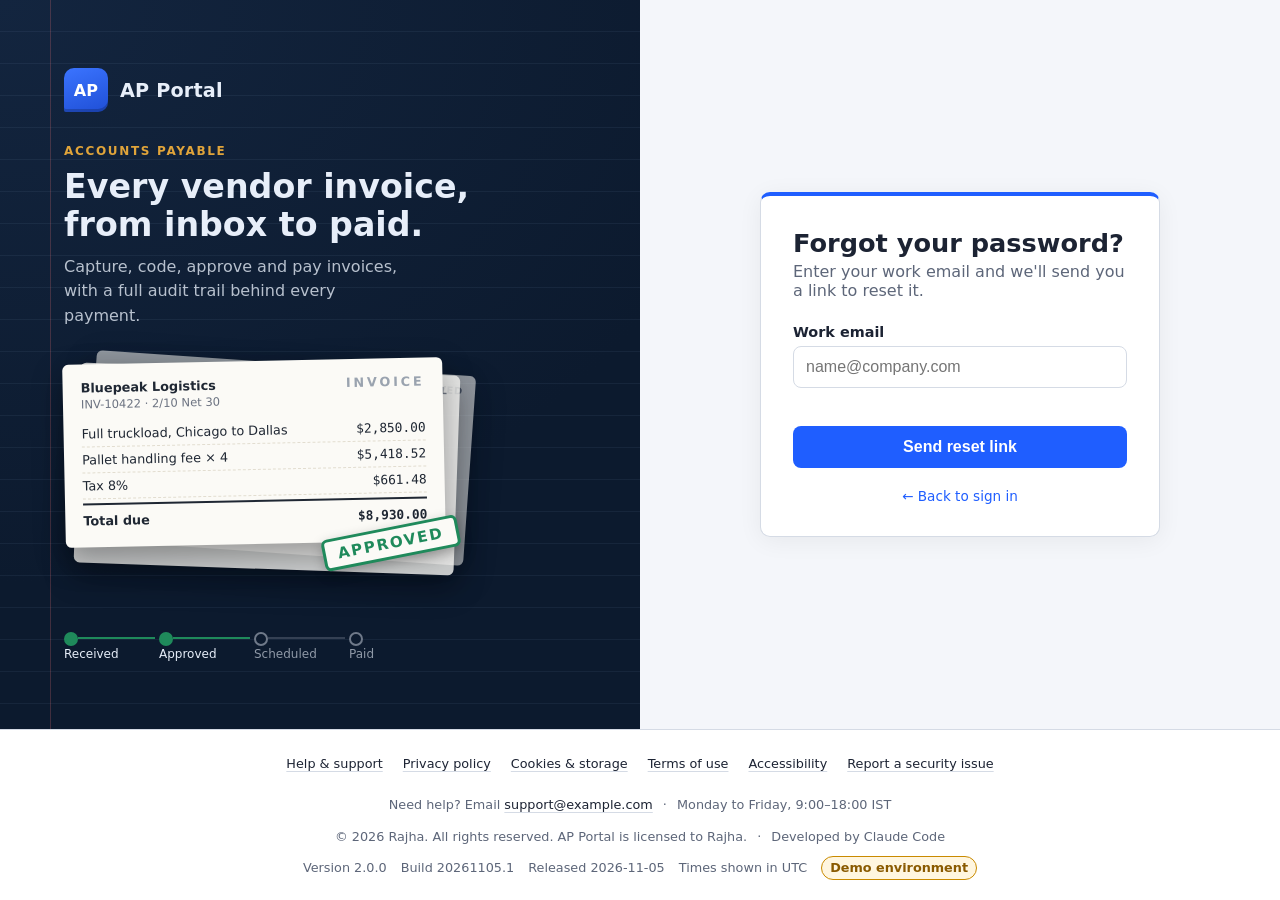
<file: login/forgot-password.html>
<!doctype html>
<html lang="en">
<head>
  <meta charset="utf-8">
  <meta name="viewport" content="width=device-width, initial-scale=1">
  <title>Reset password · AP Portal</title>
  <link rel="stylesheet" href="styles.css">
  <link rel="stylesheet" href="../shared/footer.css">
</head>
<body>
  <main class="layout" id="top" tabindex="-1">
    <section class="brand-panel" aria-hidden="true">
      <div class="brand">
        <span class="logo"><span>AP</span></span>
        <span class="brand-name">AP Portal</span>
      </div>

      <div class="brand-copy">
        <p class="eyebrow">Accounts payable</p>
        <h2>Every vendor invoice, from inbox to paid.</h2>
        <p class="lede">Capture, code, approve and pay invoices, with a full audit trail behind every payment.</p>
      </div>

      <div class="slips">
        <div class="slip slip-back"><span class="slip-tag">Received</span></div>
        <div class="slip slip-mid"><span class="slip-tag">Pending approval</span></div>
        <div class="slip slip-front">
          <div class="slip-head">
            <div><strong>Bluepeak Logistics</strong><span>INV-10422 · 2/10 Net 30</span></div>
            <span class="slip-word">INVOICE</span>
          </div>
          <div class="slip-line"><span>Full truckload, Chicago to Dallas</span><span>$2,850.00</span></div>
          <div class="slip-line"><span>Pallet handling fee × 4</span><span>$5,418.52</span></div>
          <div class="slip-line"><span>Tax 8%</span><span>$661.48</span></div>
          <div class="slip-total"><span>Total due</span><span>$8,930.00</span></div>
          <span class="stamp">Approved</span>
        </div>
      </div>

      <ol class="flow">
        <li class="done">Received</li>
        <li class="done">Approved</li>
        <li>Scheduled</li>
        <li>Paid</li>
      </ol>
    </section>

    <section class="form-panel">
      <form id="forgot-form" class="card" novalidate>
        <h1>Forgot your password?</h1>
        <p class="subtitle">Enter your work email and we'll send you a link to reset it.</p>

        <div id="form-error" class="alert" role="alert" hidden></div>

        <div class="field">
          <label for="email">Work email</label>
          <input id="email" name="email" type="email" autocomplete="username"
                 placeholder="name@company.com" required>
          <p class="field-error" id="email-error"></p>
        </div>

        <button type="submit" class="primary" id="submit-btn">
          <span class="btn-label">Send reset link</span>
          <span class="spinner" aria-hidden="true"></span>
        </button>

        <p class="footnote"><a href="index.html" class="link">← Back to sign in</a></p>
      </form>

      <div id="sent-panel" class="card" hidden>
        <h1>Check your email</h1>
        <p class="subtitle" role="status">
          If <strong id="sent-email"></strong> belongs to an AP Portal account, a password reset
          link is on its way. The link expires in 30 minutes.
        </p>

        <div class="notice">
          <strong>Demo or development mode:</strong> no email is actually sent.
          <a href="#" class="link" id="demo-reset-link">Open the reset link</a>
        </div>

        <p class="muted-text">Didn't get it? Check your spam folder, or</p>
        <button type="button" class="secondary" id="resend-btn">Resend email</button>

        <p class="footnote"><a href="index.html" class="link">← Back to sign in</a></p>
      </div>
    </section>
  </main>

  <footer class="app-footer"></footer>

  <script src="../shared/config.js"></script>
  <script src="../shared/api.js"></script>
  <script src="forgot-password.js"></script>
  <script src="../shared/app-info.js"></script>
</body>
</html>
</file>
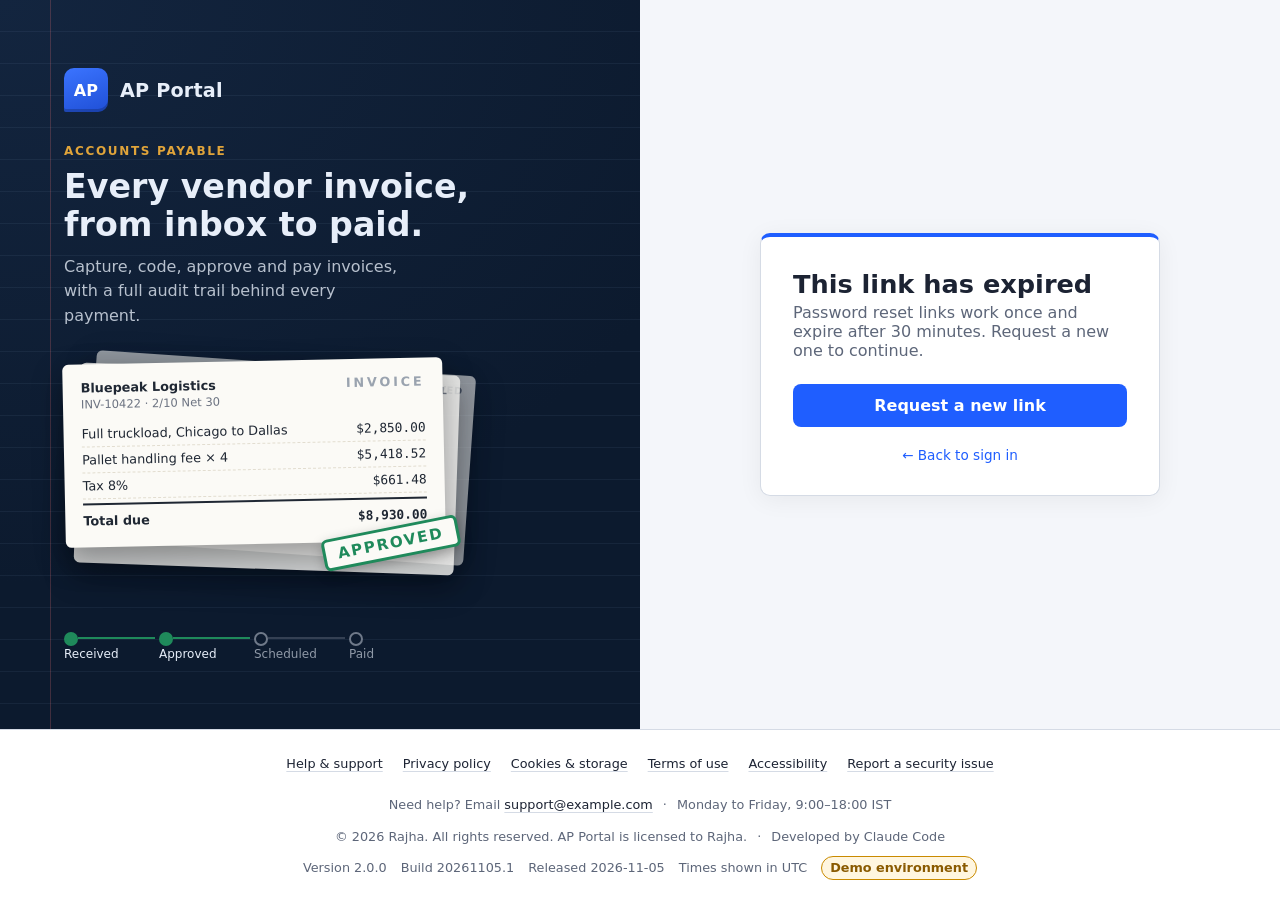
<file: login/reset-password.html>
<!doctype html>
<html lang="en">
<head>
  <meta charset="utf-8">
  <meta name="viewport" content="width=device-width, initial-scale=1">
  <title>Choose a new password · AP Portal</title>
  <link rel="stylesheet" href="styles.css">
  <link rel="stylesheet" href="../shared/footer.css">
</head>
<body>
  <main class="layout" id="top" tabindex="-1">
    <section class="brand-panel" aria-hidden="true">
      <div class="brand">
        <span class="logo"><span>AP</span></span>
        <span class="brand-name">AP Portal</span>
      </div>

      <div class="brand-copy">
        <p class="eyebrow">Accounts payable</p>
        <h2>Every vendor invoice, from inbox to paid.</h2>
        <p class="lede">Capture, code, approve and pay invoices, with a full audit trail behind every payment.</p>
      </div>

      <div class="slips">
        <div class="slip slip-back"><span class="slip-tag">Received</span></div>
        <div class="slip slip-mid"><span class="slip-tag">Pending approval</span></div>
        <div class="slip slip-front">
          <div class="slip-head">
            <div><strong>Bluepeak Logistics</strong><span>INV-10422 · 2/10 Net 30</span></div>
            <span class="slip-word">INVOICE</span>
          </div>
          <div class="slip-line"><span>Full truckload, Chicago to Dallas</span><span>$2,850.00</span></div>
          <div class="slip-line"><span>Pallet handling fee × 4</span><span>$5,418.52</span></div>
          <div class="slip-line"><span>Tax 8%</span><span>$661.48</span></div>
          <div class="slip-total"><span>Total due</span><span>$8,930.00</span></div>
          <span class="stamp">Approved</span>
        </div>
      </div>

      <ol class="flow">
        <li class="done">Received</li>
        <li class="done">Approved</li>
        <li>Scheduled</li>
        <li>Paid</li>
      </ol>
    </section>

    <section class="form-panel">
      <form id="reset-form" class="card" novalidate hidden>
        <h1>Choose a new password</h1>
        <p class="subtitle">For <strong id="reset-email">your account</strong></p>

        <div id="form-error" class="alert" role="alert" hidden></div>

        <div class="field">
          <label for="password">New password</label>
          <div class="password-wrap">
            <input id="password" name="password" type="password" autocomplete="new-password"
                   aria-describedby="requirements" required>
            <button type="button" class="toggle" data-target="password"
                    aria-label="Show password" aria-pressed="false">Show</button>
          </div>
          <ul class="requirements" id="requirements" aria-label="Password requirements">
            <li data-rule="length">At least 12 characters</li>
            <li data-rule="upper">An uppercase letter</li>
            <li data-rule="lower">A lowercase letter</li>
            <li data-rule="number">A number</li>
            <li data-rule="symbol">A symbol, such as ! or #</li>
          </ul>
        </div>

        <div class="field">
          <label for="confirm">Confirm new password</label>
          <div class="password-wrap">
            <input id="confirm" name="confirm" type="password" autocomplete="new-password" required>
            <button type="button" class="toggle" data-target="confirm"
                    aria-label="Show password" aria-pressed="false">Show</button>
          </div>
          <p class="field-error" id="confirm-error"></p>
        </div>

        <button type="submit" class="primary" id="submit-btn">
          <span class="btn-label">Update password</span>
          <span class="spinner" aria-hidden="true"></span>
        </button>

        <p class="footnote"><a href="index.html" class="link">← Back to sign in</a></p>
      </form>

      <div id="invalid-panel" class="card" hidden>
        <h1>This link has expired</h1>
        <p class="subtitle">Password reset links work once and expire after 30 minutes. Request a new one to continue.</p>
        <a href="forgot-password.html" class="primary button-link">Request a new link</a>
        <p class="footnote"><a href="index.html" class="link">← Back to sign in</a></p>
      </div>
    </section>
  </main>

  <footer class="app-footer"></footer>

  <script src="../shared/config.js"></script>
  <script src="../shared/api.js"></script>
  <script src="reset-password.js"></script>
  <script src="../shared/app-info.js"></script>
</body>
</html>
</file>
<file: dashboard/styles.css>
:root {
  --bg: #f4f6fa;
  --surface: #ffffff;
  --text: #1c2333;
  --muted: #5d6679;
  --border: #d5dbe5;
  --primary: #1f5eff;
  --primary-soft: #e8efff;
  --danger: #c62828;
  --brand-bg: #0f1e3d;
  --brand-text: #e6ecf8;
  --radius: 10px;

  /* Status colours */
  --s-received: #6b7a90;
  --s-pending: #d98a00;
  --s-approved: #1f5eff;
  --s-scheduled: #7a4dd8;
  --s-on_hold: #c62828;
  --s-paid: #1b8a4a;
  --s-rejected: #8a8f98;

  /* Aging colours: green → red */
  --a-current: #1b8a4a;
  --a-1-30: #8bbf3f;
  --a-31-60: #e0b000;
  --a-61-90: #e06c00;
  --a-90plus: #c62828;
}

@media (prefers-color-scheme: dark) {
  :root {
    --bg: #0d1117;
    --surface: #161b25;
    --text: #e6e9ef;
    --muted: #9aa3b5;
    --border: #2c3445;
    --primary: #4d7dff;
    --primary-soft: #1b2643;
    --danger: #ff6b6b;
    --brand-bg: #0a1430;
    --s-received: #9aa6b8;
    --s-pending: #f0a630;
    --s-approved: #5d8bff;
    --s-scheduled: #a07cf0;
    --s-on_hold: #ff6b6b;
    --s-paid: #3dbb72;
    --s-rejected: #8a8f98;
  }
}

* { box-sizing: border-box; }

body {
  margin: 0;
  font-family: system-ui, -apple-system, "Segoe UI", Roboto, sans-serif;
  background: var(--bg);
  color: var(--text);
}

.muted { color: var(--muted); font-weight: 400; }
.small { font-size: 0.85rem; }
.mono { font-family: ui-monospace, SFMono-Regular, Menlo, monospace; font-size: 0.9rem; }

/* Top bar */
.topbar {
  display: flex; justify-content: space-between; align-items: center;
  padding: 12px 24px;
  background: var(--brand-bg);
  color: var(--brand-text);
}
.brand { display: flex; align-items: center; gap: 10px; }
.logo {
  display: grid; place-items: center;
  width: 34px; height: 34px; border-radius: 8px;
  background: var(--primary); color: #fff; font-weight: 700; font-size: 0.85rem;
}
.brand-name { font-weight: 600; }
.user { display: flex; align-items: center; gap: 12px; font-size: 0.9rem; }
.user-chip { display: flex; align-items: center; gap: 8px; font-weight: 600; }
.avatar {
  display: grid; place-items: center;
  width: 30px; height: 30px; border-radius: 50%;
  background: rgba(255, 255, 255, 0.15);
  color: var(--brand-text); font-size: 0.75rem; font-weight: 700;
}
.topbar .ghost { color: var(--brand-text); border-color: rgba(255, 255, 255, 0.3); }

.ghost {
  background: none;
  border: 1px solid var(--border);
  color: var(--text);
  border-radius: 8px;
  padding: 7px 12px;
  cursor: pointer;
  font-size: 0.9rem;
}
.ghost:hover { border-color: var(--primary); }

/* Page */
.page { max-width: 1200px; margin: 0 auto; padding: 24px 24px 40px; }
.page-head { display: flex; justify-content: space-between; align-items: flex-end; gap: 16px; flex-wrap: wrap; }
.page-head h1 { margin: 0 0 4px; font-size: 1.6rem; }
.page-head p { margin: 0; }
.badge {
  display: inline-block; margin-left: 6px; padding: 2px 8px;
  font-size: 0.75rem; border-radius: 999px;
  background: var(--primary-soft); color: var(--primary);
}

.section-title { font-size: 1.05rem; margin: 28px 0 4px; }
.panel .section-title { margin-top: 0; }

/* Status buckets */
.bucket-grid {
  display: grid;
  grid-template-columns: repeat(auto-fill, minmax(150px, 1fr));
  gap: 12px;
  margin-top: 12px;
}
.bucket {
  display: flex; flex-direction: column; gap: 4px;
  text-align: left;
  padding: 14px 16px;
  background: var(--surface);
  color: var(--text);
  border: 1px solid var(--border);
  border-top: 4px solid var(--c);
  border-radius: var(--radius);
  cursor: pointer;
  font: inherit;
}
.bucket:hover { box-shadow: 0 2px 12px rgba(0, 0, 0, 0.08); }
.bucket[aria-pressed="true"] { outline: 2px solid var(--c); outline-offset: 1px; }
.bucket-label { font-size: 0.85rem; font-weight: 600; color: var(--muted); }
.bucket-count { font-size: 1.8rem; font-weight: 700; line-height: 1.1; }
.bucket-amount { font-weight: 600; }
.bucket-hint { font-size: 0.8rem; color: var(--muted); }
.bucket-hint strong { color: var(--danger); }

.status-received  { --c: var(--s-received); }
.status-pending   { --c: var(--s-pending); }
.status-approved  { --c: var(--s-approved); }
.status-scheduled { --c: var(--s-scheduled); }
.status-on_hold   { --c: var(--s-on_hold); }
.status-paid      { --c: var(--s-paid); }
.status-rejected  { --c: var(--s-rejected); }

/* Panels */
.panel {
  margin-top: 24px;
  padding: 20px;
  background: var(--surface);
  border: 1px solid var(--border);
  border-radius: var(--radius);
}
.panel-head {
  display: flex; justify-content: space-between; align-items: center;
  gap: 12px; flex-wrap: wrap; margin-bottom: 16px;
}
.panel-head p { margin: 0; }

/* Aging */
.aging-bar {
  display: flex; height: 14px; border-radius: 7px; overflow: hidden;
  background: var(--border); gap: 2px;
}
.seg { height: 100%; background: var(--c); }
.aging-grid {
  display: grid; grid-template-columns: repeat(5, 1fr); gap: 12px; margin-top: 16px;
}
.aging-cell {
  display: grid; grid-template-columns: auto 1fr; column-gap: 8px; row-gap: 2px;
  align-items: center; text-align: left;
  padding: 10px 12px; border: 1px solid var(--border); border-radius: 8px;
  background: none; color: var(--text); font: inherit; cursor: pointer;
}
.aging-cell:hover { border-color: var(--c); }
.aging-cell[aria-pressed="true"] { outline: 2px solid var(--primary); outline-offset: 1px; }
.aging-cell > :not(.dot) { grid-column: 2; }
.aging-label { font-size: 0.85rem; font-weight: 600; }
.aging-amount { font-weight: 700; }
.dot { width: 10px; height: 10px; border-radius: 50%; background: var(--c); grid-row: 1; }

.aging-current { --c: var(--a-current); }
.aging-1-30    { --c: var(--a-1-30); }
.aging-31-60   { --c: var(--a-31-60); }
.aging-61-90   { --c: var(--a-61-90); }
.aging-90plus  { --c: var(--a-90plus); }

/* Table */
.controls { display: flex; gap: 8px; }
.controls input {
  padding: 8px 12px; font-size: 0.9rem; min-width: 240px;
  color: var(--text); background: var(--surface);
  border: 1px solid var(--border); border-radius: 8px;
}
.table-wrap { overflow-x: auto; position: relative; } /* relative: keeps hidden labels inside the scroll box */
table { width: 100%; border-collapse: collapse; font-size: 0.92rem; }
th, td { padding: 10px 12px; text-align: left; border-bottom: 1px solid var(--border); white-space: nowrap; }
th { font-size: 0.8rem; text-transform: uppercase; letter-spacing: 0.03em; color: var(--muted); }
.num { text-align: right; font-variant-numeric: tabular-nums; }
.overdue { color: var(--danger); font-size: 0.8rem; font-weight: 600; margin-left: 4px; }
.pill {
  display: inline-block; padding: 3px 10px; border-radius: 999px;
  font-size: 0.8rem; font-weight: 600;
  color: var(--c);
  background: color-mix(in srgb, var(--c) 14%, transparent);
}
.empty { text-align: center; color: var(--muted); padding: 24px; margin: 0; }

@media (max-width: 800px) {
  .page { padding: 16px; }
  .aging-grid { grid-template-columns: repeat(2, 1fr); }
  .controls { width: 100%; }
  .controls input { min-width: 0; flex: 1; }
  .user-name { display: none; }
}

/* ---------- Invoice list: clickable rows ---------- */
tr.clickable { cursor: pointer; }
tr.clickable:hover td { background: var(--primary-soft); }
tr.selected td { background: var(--primary-soft); }
.row-link {
  font: inherit; color: var(--primary); background: none; border: 0; padding: 0;
  cursor: pointer; text-decoration: underline; text-underline-offset: 3px;
}
.row-link:focus-visible { outline: 2px solid var(--primary); outline-offset: 2px; border-radius: 2px; }

/* ---------- Invoice details drawer ---------- */
body.drawer-open { overflow: hidden; }

.drawer-backdrop {
  position: fixed; inset: 0; z-index: 40;
  background: rgba(10, 16, 30, 0.45);
}

.drawer {
  position: fixed; top: 0; right: 0; bottom: 0; z-index: 50;
  width: min(560px, 100%);
  background: var(--bg);
  border-left: 1px solid var(--border);
  box-shadow: -8px 0 32px rgba(0, 0, 0, 0.18);
  display: flex; flex-direction: column;
}
@media (prefers-reduced-motion: no-preference) {
  .drawer:not([hidden]) { animation: slide-in 0.2s ease-out; }
  @keyframes slide-in { from { transform: translateX(24px); opacity: 0; } }
}

.drawer-bar {
  display: flex; justify-content: flex-end;
  padding: calc(10px + env(safe-area-inset-top, 0px)) max(12px, env(safe-area-inset-right, 0px)) 6px 12px;
  border-bottom: 1px solid var(--border);
  background: var(--bg);
}
.drawer-close {
  width: 36px; height: 36px; border-radius: 8px;
  border: 1px solid var(--border); background: var(--surface); color: var(--text);
  font-size: 1rem; cursor: pointer;
}
.drawer-close:focus-visible { outline: 2px solid var(--primary); outline-offset: 2px; }

.drawer-body {
  overflow-y: auto; flex: 1;
  padding: 16px max(24px, env(safe-area-inset-right, 0px)) calc(32px + env(safe-area-inset-bottom, 0px)) 24px;
  display: flex; flex-direction: column; gap: 20px;
}

.d-head { margin-top: -4px; }
.eyebrow { margin: 0; font-size: 0.75rem; text-transform: uppercase; letter-spacing: 0.06em; color: var(--muted); }
.d-head h2 { margin: 2px 0 0; font-size: 1.4rem; font-family: ui-monospace, SFMono-Regular, Menlo, monospace; }
.d-vendor { margin: 2px 0 10px; font-weight: 600; }
.d-amount-row { display: flex; align-items: center; gap: 12px; flex-wrap: wrap; }
.d-amount { font-size: 1.9rem; font-weight: 700; font-variant-numeric: tabular-nums; }
.d-due { margin: 6px 0 0; color: var(--muted); font-size: 0.9rem; }

/* Progress stepper */
.progress { list-style: none; margin: 0; padding: 0; display: grid; grid-template-columns: repeat(5, 1fr); }
.step { position: relative; display: flex; flex-direction: column; align-items: center; gap: 6px; font-size: 0.75rem; color: var(--muted); text-align: center; }
.step::before {
  content: ""; position: absolute; top: 6px; left: -50%; width: 100%; height: 2px; background: var(--border); z-index: 0;
}
.step:first-child::before { display: none; }
.step-dot { position: relative; z-index: 1; width: 14px; height: 14px; border-radius: 50%; background: var(--surface); border: 2px solid var(--border); }
.step.done .step-dot { background: var(--s-paid); border-color: var(--s-paid); }
.step.done::before, .step.current::before, .step.stopped::before { background: var(--s-paid); }
.step.current .step-dot { border-color: var(--primary); box-shadow: 0 0 0 3px var(--primary-soft); }
.step.current { color: var(--text); font-weight: 600; }
.step.stopped .step-dot { background: var(--danger); border-color: var(--danger); }
.step.stopped { color: var(--danger); font-weight: 600; }

/* Status panel */
.status-panel {
  border-radius: var(--radius); padding: 14px 16px;
  border: 1px solid var(--border); border-left: 4px solid var(--tone);
  background: var(--surface);
}
.status-panel h3 { margin: 0 0 6px; font-size: 1rem; }
.status-panel p { margin: 0 0 8px; }
.status-panel > :last-child { margin-bottom: 0; }
.tone-info { --tone: var(--primary); }
.tone-ok { --tone: var(--s-paid); }
.tone-warn { --tone: var(--s-pending); }
.tone-danger { --tone: var(--danger); }
.note { font-size: 0.9rem; }
.ok-text { color: var(--s-paid); }
.warn-text { color: var(--danger); }
.checks { list-style: none; margin: 0 0 8px; padding: 0; display: grid; gap: 4px; font-size: 0.9rem; }
.checks li::before { display: inline-block; width: 1.4em; }
.checks li.ok::before { content: "✓"; color: var(--s-paid); }
.checks li.pending::before { content: "○"; color: var(--muted); }

/* Actions */
.d-actions { display: flex; flex-wrap: wrap; gap: 8px; }
.btn-primary {
  padding: 8px 14px; border: 0; border-radius: 8px; cursor: pointer;
  background: var(--primary); color: #fff; font-weight: 600; font-size: 0.9rem;
}
.btn-primary:focus-visible, .d-actions .ghost:focus-visible { outline: 2px solid var(--primary); outline-offset: 2px; }

/* Sections */
.d-section { border-top: 1px solid var(--border); padding-top: 16px; }
.d-section h3 { margin: 0 0 10px; font-size: 0.95rem; }
.kv-grid { margin: 0 0 8px; display: grid; grid-template-columns: repeat(2, minmax(0, 1fr)); gap: 10px 16px; }
.kv dt { font-size: 0.75rem; color: var(--muted); text-transform: uppercase; letter-spacing: 0.04em; }
.kv dd { margin: 2px 0 0; overflow-wrap: anywhere; }

.amounts { margin: 0; display: grid; gap: 6px; max-width: 360px; margin-left: auto; font-variant-numeric: tabular-nums; }
.amounts div { display: flex; justify-content: space-between; gap: 16px; }
.amounts dt { color: var(--muted); }
.amounts dd { margin: 0; }
.amounts .total { border-top: 1px solid var(--border); padding-top: 6px; font-weight: 600; }
.amounts .total dt, .amounts .balance dt { color: var(--text); }
.amounts .balance { font-weight: 700; font-size: 1.05rem; }

table.lines th, table.lines td { white-space: normal; padding: 8px 6px; vertical-align: top; }
table.lines td.num, table.lines th.num { white-space: nowrap; }
.line-desc { display: block; }
.line-code { display: block; font-size: 0.78rem; color: var(--muted); }

.match { list-style: none; margin: 0; padding: 0; display: grid; gap: 6px; }
.match li {
  display: grid; grid-template-columns: 1fr auto auto; gap: 12px; align-items: center;
  padding: 8px 12px; border: 1px solid var(--border); border-radius: 8px; background: var(--surface);
}
.m-ref { color: var(--muted); font-size: 0.85rem; }
.m-state { font-weight: 600; font-size: 0.85rem; }
.m-ok .m-state { color: var(--s-paid); }
.m-variance .m-state, .m-missing .m-state, .m-duplicate .m-state { color: var(--danger); }
.m-pending .m-state, .m-na .m-state { color: var(--muted); }
.m-variance, .m-missing, .m-duplicate { border-color: var(--danger); }

.approvals { list-style: none; margin: 0 0 8px; padding: 0; display: grid; gap: 10px; }
.approvals li { display: grid; grid-template-columns: auto 1fr; gap: 10px; align-items: start; }
.ap-dot { width: 12px; height: 12px; border-radius: 50%; margin-top: 5px; border: 2px solid var(--border); }
.ap-approved .ap-dot { background: var(--s-paid); border-color: var(--s-paid); }
.ap-waiting .ap-dot { background: var(--s-pending); border-color: var(--s-pending); }

.file { display: flex; align-items: center; gap: 10px; margin: 0; }
.file-icon {
  display: grid; place-items: center; width: 36px; height: 44px; border-radius: 4px;
  background: var(--danger); color: #fff; font-size: 0.65rem; font-weight: 700;
}

.activity { list-style: none; margin: 0; padding: 0 0 0 14px; border-left: 2px solid var(--border); display: grid; gap: 12px; }
.activity li { display: grid; gap: 1px; position: relative; }
.activity li::before { content: ""; position: absolute; left: -20px; top: 6px; width: 10px; height: 10px; border-radius: 50%; background: var(--border); }
.activity time { font-size: 0.78rem; color: var(--muted); font-variant-numeric: tabular-nums; }

.visually-hidden { position: absolute; width: 1px; height: 1px; overflow: hidden; clip: rect(0 0 0 0); white-space: nowrap; }

/* Demo toast */
.toast {
  position: fixed; z-index: 60; left: 50%; transform: translateX(-50%);
  bottom: calc(20px + env(safe-area-inset-bottom, 0px));
  max-width: calc(100% - 32px);
  padding: 10px 16px; border-radius: 8px;
  background: var(--brand-bg); color: var(--brand-text); font-size: 0.9rem;
  box-shadow: 0 4px 16px rgba(0, 0, 0, 0.25);
}

@media (max-width: 600px) {
  .drawer-body { padding-left: max(16px, env(safe-area-inset-left, 0px)); padding-right: max(16px, env(safe-area-inset-right, 0px)); }
  .kv-grid { grid-template-columns: 1fr; }
  .match li { grid-template-columns: 1fr auto; }
  .m-ref { display: none; }
}

/* Dashboard header extras */
.head-meta { display: flex; flex-direction: column; align-items: flex-end; gap: 6px; }
.head-meta p { margin: 0; }
.small-btn { padding: 4px 10px; font-size: 0.8rem; }
a.btn-primary { text-decoration: none; display: inline-flex; align-items: center; }

/* Approval form in the invoice details panel */
.approve-form {
  display: flex; flex-direction: column; gap: 8px;
  padding: 14px 16px;
  border: 1px solid var(--border); border-left: 4px solid var(--primary); border-radius: var(--radius);
  background: var(--surface);
}
.approve-form.tone-warn { border-left-color: var(--s-pending); }
.approve-form:focus { outline: 2px solid var(--primary); outline-offset: 2px; }
.approve-form h3 { margin: 0; font-size: 1rem; }
.approve-form p { margin: 0; }
.approve-form label { font-weight: 600; font-size: 0.9rem; }
.approve-form .req { color: var(--danger); font-weight: 400; }
.approve-form textarea {
  width: 100%; padding: 8px 10px; font: inherit; font-size: 0.95rem; resize: vertical;
  color: var(--text); background: var(--surface); border: 1px solid var(--border); border-radius: 8px;
}
.approve-form textarea:focus { outline: 2px solid var(--primary); outline-offset: 1px; border-color: var(--primary); }
.approve-form textarea[aria-invalid="true"] { border-color: var(--danger); }
.approve-form .field-error { margin: 0; color: var(--danger); font-size: 0.85rem; }
.approve-form .field-error:empty { display: none; }
.approve-buttons { display: flex; flex-wrap: wrap; gap: 8px; }
.status-panel:focus { outline: 2px solid var(--primary); outline-offset: 2px; }
.ap-comment {
  margin: 4px 0 0; padding: 4px 10px;
  border-left: 3px solid var(--border);
  font-size: 0.88rem; font-style: italic; color: var(--text);
}

/* Second line inside a table cell, e.g. "by Jane Doe" under the approval date */
.cell-sub { display: block; font-size: 0.8rem; color: var(--muted); }

/* Top bar navigation between the invoice dashboard and requirements */
.topbar-left { display: flex; align-items: center; gap: 24px; min-width: 0; }
.app-nav { display: flex; gap: 4px; }
.app-nav a {
  color: var(--brand-text); text-decoration: none; font-size: 0.9rem;
  padding: 6px 10px; border-radius: 6px; opacity: 0.8;
}
.app-nav a:hover { opacity: 1; background: rgba(255, 255, 255, 0.08); }
.app-nav a[aria-current="page"] { opacity: 1; background: rgba(255, 255, 255, 0.14); font-weight: 600; }
.app-nav a:focus-visible { outline: 2px solid var(--brand-text); outline-offset: 2px; }

a.brand { color: inherit; text-decoration: none; }
@media (max-width: 800px) {
  .topbar { padding: 10px 16px; }
  .topbar-left { gap: 12px; }
  .brand-name { display: none; }
  .app-nav a { padding: 6px 8px; }
  .topbar .ghost { white-space: nowrap; }
}
</file>
<file: shared/footer.css>
/* Anything with the `hidden` attribute stays hidden, even if a class gives it a
   display value (e.g. the invoice drawer's `display: flex`). Shared by every page. */
[hidden] { display: none !important; }

/* Application footer, shared by every page. Content comes from shared/app-info.js.
   Uses the colour tokens (--surface, --border, --muted, --text, --primary) that
   each page's own stylesheet defines for light and dark mode. */

.app-footer {
  border-top: 1px solid var(--border);
  background: var(--surface);
  color: var(--muted);
  font-size: 0.8rem;
  line-height: 1.6;
  padding: 20px max(16px, env(safe-area-inset-right, 0px)) calc(20px + env(safe-area-inset-bottom, 0px)) max(16px, env(safe-area-inset-left, 0px));
}

.footer-inner {
  max-width: 1200px;
  margin: 0 auto;
  display: flex;
  flex-direction: column;
  align-items: center;
  gap: 8px;
  text-align: center;
}
.footer-inner p { margin: 0; }

.footer-nav ul {
  list-style: none;
  margin: 0 0 4px;
  padding: 0;
  display: flex;
  flex-wrap: wrap;
  justify-content: center;
  gap: 4px 20px;
}

.app-footer a {
  color: var(--text);
  text-decoration: underline;
  text-decoration-color: var(--border);
  text-underline-offset: 3px;
  /* Comfortable tap target without changing the visual size much */
  display: inline-block;
  padding: 4px 0;
}
.app-footer a:hover { color: var(--primary); text-decoration-color: currentColor; }
.app-footer a:focus-visible { outline: 2px solid var(--primary); outline-offset: 2px; border-radius: 2px; }
.app-footer a[aria-current="page"] { font-weight: 600; text-decoration: none; }

.footer-meta {
  display: flex;
  flex-wrap: wrap;
  justify-content: center;
  align-items: center;
  gap: 4px 14px;
  font-variant-numeric: tabular-nums;
}

.env-badge {
  padding: 1px 8px;
  border-radius: 999px;
  border: 1px solid #c98a00;
  color: #8a5a00;
  background: #fff6e0;
  font-weight: 600;
}
@media (prefers-color-scheme: dark) {
  .env-badge { color: #f0b84a; background: #3a2a0a; border-color: #8a5a00; }
}

.sep { margin: 0 6px; }

@media (max-width: 600px) {
  .footer-nav ul { gap: 0 16px; }
  .footer-support .sep { display: block; height: 0; margin: 0; visibility: hidden; }
}

/* "Back to top" moves focus to <main>; no outline needed for that programmatic focus */
main:focus { outline: none; }
</file>
<file: login/styles.css>
:root {
  --bg: #f4f6fa;
  --surface: #ffffff;
  --text: #1c2333;
  --muted: #5d6679;
  --border: #d5dbe5;
  --primary: #1f5eff;
  --primary-hover: #1749cc;
  --danger: #c62828;
  --danger-bg: #fdecec;
  --brand-bg: #0f1e3d;
  --brand-text: #e6ecf8;
  --radius: 10px;
  --success: #1b7a3a;
  --notice-bg: #f1f4fb;
}

@media (prefers-color-scheme: dark) {
  :root {
    --bg: #0d1117;
    --surface: #161b25;
    --text: #e6e9ef;
    --muted: #9aa3b5;
    --border: #2c3445;
    --primary: #4d7dff;
    --primary-hover: #6b93ff;
    --danger: #ff6b6b;
    --danger-bg: #3a1c1f;
    --brand-bg: #0a1430;
    --success: #3dbb72;
    --notice-bg: #1b2232;
  }
}

* { box-sizing: border-box; }

body {
  margin: 0;
  min-height: 100vh;
  display: flex;
  flex-direction: column;
  font-family: system-ui, -apple-system, "Segoe UI", Roboto, sans-serif;
  background: var(--bg);
  color: var(--text);
}

.layout {
  display: grid;
  grid-template-columns: 1fr 1fr;
  flex: 1;
}

/* Brand panel: a ledger-ruled desk with a stack of invoice slips.
   Uses its own fixed colours (it is always dark), separate from the form's theme. */
.brand-panel {
  --ink: #0c1a2e;
  --ink-2: #13253f;
  --rule: rgba(160, 190, 230, 0.07);
  --margin-rule: rgba(255, 120, 120, 0.22);
  --paper: #fbfaf6;
  --paper-ink: #1f2733;
  --paper-muted: #6b7280;
  --stamp: #1f8a5b;
  --amber: #e0a43a;
  position: relative;
  overflow: hidden;
  color: #e7eef9;
  padding: 48px clamp(32px, 5vw, 64px);
  display: flex;
  flex-direction: column;
  justify-content: center;
  gap: 32px;
  background:
    /* red margin line, like a ledger book */
    linear-gradient(90deg, transparent 0 calc(clamp(32px, 5vw, 64px) - 14px), var(--margin-rule) 0 calc(clamp(32px, 5vw, 64px) - 13px), transparent 0),
    /* horizontal ledger rules */
    repeating-linear-gradient(180deg, transparent 0 31px, var(--rule) 31px 32px),
    radial-gradient(120% 80% at 0% 0%, var(--ink-2), var(--ink));
}

.brand { display: flex; align-items: center; gap: 12px; }
.logo {
  display: grid; place-items: center;
  width: 44px; height: 44px;
  border-radius: 10px 10px 10px 2px;   /* a folder tab */
  background: linear-gradient(160deg, #3b74ff, #1f4fd6);
  box-shadow: inset 0 -3px 0 rgba(0, 0, 0, 0.2);
  color: #fff; font-weight: 800; letter-spacing: 0.02em;
}
.brand-name { font-size: 1.2rem; font-weight: 650; letter-spacing: 0.01em; }

.brand-copy { display: flex; flex-direction: column; gap: 10px; max-width: 30rem; }
.eyebrow {
  margin: 0; font-size: 0.75rem; font-weight: 700;
  text-transform: uppercase; letter-spacing: 0.14em; color: var(--amber);
}
.brand-panel h2 { font-size: clamp(1.7rem, 2.6vw, 2.3rem); line-height: 1.15; margin: 0; text-wrap: balance; }
.lede { margin: 0; line-height: 1.55; color: rgba(231, 238, 249, 0.78); max-width: 34ch; }

/* Invoice slips */
.slips { position: relative; width: min(100%, 380px); height: 236px; }
.slip {
  position: absolute; inset: 0 auto auto 0;
  width: 100%; border-radius: 6px;
  background: var(--paper); color: var(--paper-ink);
  box-shadow: 0 12px 30px rgba(0, 0, 0, 0.35);
}
.slip-back { height: 190px; transform: translate(26px, 2px) rotate(4deg); opacity: 0.55; }
.slip-mid  { height: 200px; transform: translate(13px, 8px) rotate(2deg); opacity: 0.8; }
.slip-tag {
  position: absolute; top: 10px; right: 12px;
  font-size: 0.62rem; font-weight: 700; text-transform: uppercase; letter-spacing: 0.08em; color: var(--paper-muted);
}
.slip-front {
  position: relative; padding: 16px 18px 14px;
  transform: rotate(-1.2deg);
  font-size: 0.8rem;
}
.slip-head { display: flex; justify-content: space-between; align-items: flex-start; gap: 12px; margin-bottom: 10px; }
.slip-head div { display: flex; flex-direction: column; gap: 2px; }
.slip-head span { color: var(--paper-muted); font-size: 0.72rem; }
.slip-word { font-weight: 800; letter-spacing: 0.22em; color: #9aa3af !important; font-size: 0.8rem !important; }
.slip-line, .slip-total { display: flex; justify-content: space-between; gap: 12px; padding: 5px 0; font-variant-numeric: tabular-nums; }
.slip-line { border-bottom: 1px dashed #e2ddd0; }
.slip-line span:last-child, .slip-total span:last-child { font-family: ui-monospace, SFMono-Regular, Menlo, monospace; }
.slip-total { margin-top: 4px; padding-top: 8px; border-top: 2px solid var(--paper-ink); font-weight: 700; }

/* Stamped across the slip's bottom corner, clear of every figure. */
.stamp {
  position: absolute; right: -14px; bottom: -18px;
  padding: 4px 12px;
  border: 3px solid var(--stamp); border-radius: 6px;
  background: var(--paper);
  color: var(--stamp);
  font-weight: 800; font-size: 0.95rem; text-transform: uppercase; letter-spacing: 0.12em;
  transform: rotate(-10deg);
  box-shadow: 0 4px 12px rgba(0, 0, 0, 0.25);
}
@media (prefers-reduced-motion: no-preference) {
  .stamp { animation: stamp-in 0.5s 0.4s cubic-bezier(0.2, 1.4, 0.4, 1) both; }
  @keyframes stamp-in { from { transform: rotate(-10deg) scale(1.6); opacity: 0; } }
}

/* The invoice lifecycle: a real sequence, so it is drawn as one */
.flow { list-style: none; margin: 0; padding: 0; display: flex; gap: 0; max-width: 380px; }
.flow li {
  flex: 1; position: relative; padding-top: 18px;
  font-size: 0.75rem; color: rgba(231, 238, 249, 0.6);
}
.flow li::before {
  content: ""; position: absolute; top: 3px; left: 0;
  width: 10px; height: 10px; border-radius: 50%;
  border: 2px solid rgba(231, 238, 249, 0.45); background: var(--ink);
}
.flow li::after {
  content: ""; position: absolute; top: 8px; left: 14px; right: 4px; height: 2px;
  background: rgba(231, 238, 249, 0.18);
}
.flow li:last-child::after { display: none; }
.flow li.done { color: #e7eef9; }
.flow li.done::before { background: var(--stamp); border-color: var(--stamp); }
.flow li.done::after { background: var(--stamp); }

/* Form panel */
.form-panel { display: grid; place-items: center; padding: 32px 16px; }
.card {
  width: 100%;
  max-width: 400px;
  background: var(--surface);
  border: 1px solid var(--border);
  border-top: 4px solid var(--primary);
  border-radius: var(--radius);
  padding: 32px;
  box-shadow: 0 4px 24px rgba(0, 0, 0, 0.06);
}
.card h1 { margin: 0 0 4px; font-size: 1.6rem; }
.subtitle { margin: 0 0 24px; color: var(--muted); }

.field { margin-bottom: 18px; }
.label-row { display: flex; justify-content: space-between; align-items: baseline; }
label { display: block; font-weight: 600; font-size: 0.9rem; margin-bottom: 6px; }

input[type="email"],
input[type="password"],
input[type="text"] {
  width: 100%;
  padding: 11px 12px;
  font-size: 1rem;
  color: var(--text);
  background: var(--surface);
  border: 1px solid var(--border);
  border-radius: 8px;
}
input:focus { outline: 2px solid var(--primary); outline-offset: 1px; border-color: var(--primary); }
input[aria-invalid="true"] { border-color: var(--danger); }

.password-wrap { position: relative; }
.password-wrap input { padding-right: 64px; }
.toggle {
  position: absolute; right: 6px; top: 50%; transform: translateY(-50%);
  border: 0; background: none; color: var(--primary);
  font-weight: 600; cursor: pointer; padding: 6px 8px;
}

.field-error { color: var(--danger); font-size: 0.85rem; margin: 6px 0 0; min-height: 1em; }

.alert {
  background: var(--danger-bg);
  color: var(--danger);
  border-radius: 8px;
  padding: 10px 12px;
  margin-bottom: 18px;
  font-size: 0.9rem;
}
.alert.success { background: #e7f6ec; color: #1b7a3a; }

.checkbox { display: flex; align-items: center; gap: 8px; font-weight: 400; margin-bottom: 22px; }

.link { color: var(--primary); text-decoration: none; font-size: 0.85rem; }
.link:hover { text-decoration: underline; }

.primary {
  width: 100%;
  display: flex; justify-content: center; align-items: center; gap: 10px;
  padding: 12px;
  font-size: 1rem; font-weight: 600;
  color: #fff;
  background: var(--primary);
  border: 0; border-radius: 8px;
  cursor: pointer;
}
.primary:hover { background: var(--primary-hover); }
.primary:disabled { opacity: 0.7; cursor: wait; }

.spinner {
  display: none;
  width: 16px; height: 16px;
  border: 2px solid rgba(255, 255, 255, 0.5);
  border-top-color: #fff;
  border-radius: 50%;
  animation: spin 0.8s linear infinite;
}
.loading .spinner { display: inline-block; }
@keyframes spin { to { transform: rotate(360deg); } }

.footnote { margin: 20px 0 0; font-size: 0.8rem; color: var(--muted); text-align: center; }

@media (max-width: 800px) {
  .layout { grid-template-columns: 1fr; }
  /* On phones the panel becomes a short branded header above the form. */
  .brand-panel {
    padding: 24px max(16px, env(safe-area-inset-right, 0px)) 28px max(16px, env(safe-area-inset-left, 0px));
    gap: 16px;
    background:
      repeating-linear-gradient(180deg, transparent 0 31px, var(--rule) 31px 32px),
      radial-gradient(120% 80% at 0% 0%, var(--ink-2), var(--ink));
  }
  .brand-panel h2 { font-size: 1.35rem; }
  .lede, .slips, .flow { display: none; }
  .form-panel { padding-top: 24px; }
  .card { padding: 24px; }
}

/* Password reset flow */
.secondary {
  width: 100%;
  padding: 11px;
  font-size: 0.95rem; font-weight: 600;
  color: var(--primary);
  background: none;
  border: 1px solid var(--border);
  border-radius: 8px;
  cursor: pointer;
}
.secondary:hover:not(:disabled) { border-color: var(--primary); }
.secondary:disabled { color: var(--muted); cursor: default; }

.button-link { text-decoration: none; }

.notice {
  margin-bottom: 20px;
  padding: 10px 12px;
  border-radius: 8px;
  font-size: 0.9rem;
  background: var(--notice-bg);
  border: 1px dashed var(--border);
}

.muted-text { margin: 0 0 10px; color: var(--muted); font-size: 0.9rem; }

.requirements {
  list-style: none;
  margin: 10px 0 0;
  padding: 0;
  display: grid;
  gap: 4px;
  font-size: 0.85rem;
  color: var(--muted);
}
.requirements li::before { content: "○"; display: inline-block; width: 1.4em; }
.requirements li.met { color: var(--success); }
.requirements li.met::before { content: "✓"; }
</file>
<file: dashboard/data-entry.css>
/* Data entry page. Builds on dashboard/styles.css (tokens, panels, pills). */

.breadcrumb ol { list-style: none; margin: 0 0 12px; padding: 0; display: flex; flex-wrap: wrap; gap: 6px; font-size: 0.85rem; }
.breadcrumb li + li::before { content: "›"; margin-right: 6px; color: var(--muted); }
.breadcrumb a { color: var(--primary); }
.breadcrumb [aria-current] { color: var(--muted); }

.page-head h1 { display: flex; flex-wrap: wrap; gap: 0 8px; align-items: baseline; }
.page-head .pill { align-self: center; }

/* Two columns: form on the left, original document on the right */
.entry-layout {
  display: grid;
  grid-template-columns: minmax(0, 1fr) minmax(280px, 360px);
  gap: 24px;
  align-items: start;
  margin-top: 16px;
}
.entry-form { min-width: 0; }
.entry-fields { border: 0; margin: 0; padding: 0; min-width: 0; display: grid; grid-template-columns: minmax(0, 1fr); gap: 0; }
.entry-fields > .panel { min-width: 0; }
.entry-fields .panel:first-child { margin-top: 0; }
.entry-fields:disabled input, .entry-fields:disabled select, .entry-fields:disabled textarea { background: var(--bg); color: var(--muted); }

.form-grid { display: grid; grid-template-columns: repeat(2, minmax(0, 1fr)); gap: 14px 20px; }
.span-2 { grid-column: span 2; }
.field { display: flex; flex-direction: column; gap: 4px; min-width: 0; }
.field label { font-weight: 600; font-size: 0.88rem; }
.req { color: var(--danger); }
.hint { margin: 0; font-size: 0.8rem; color: var(--muted); }
.field-error { margin: 0; font-size: 0.82rem; color: var(--danger); min-height: 0; }
.field-error:empty { display: none; }

.entry-form input, .entry-form select, .entry-form textarea {
  width: 100%;
  padding: 8px 10px;
  font: inherit; font-size: 0.95rem;
  color: var(--text); background: var(--surface);
  border: 1px solid var(--border); border-radius: 8px;
}
.entry-form textarea { resize: vertical; }
.entry-form input:focus, .entry-form select:focus, .entry-form textarea:focus { outline: 2px solid var(--primary); outline-offset: 1px; border-color: var(--primary); }
.entry-form [aria-invalid="true"] { border-color: var(--danger); background: color-mix(in srgb, var(--danger) 6%, var(--surface)); }
.entry-form input[type="number"] { text-align: right; font-variant-numeric: tabular-nums; }

.readonly { display: flex; flex-direction: column; gap: 2px; justify-content: center; min-width: 0; }
.ro-label { font-size: 0.75rem; text-transform: uppercase; letter-spacing: 0.04em; color: var(--muted); }
.ro-value { font-weight: 600; overflow-wrap: anywhere; }
.num-value { font-variant-numeric: tabular-nums; }

/* Line items */
.entry-lines { min-width: 660px; }
.entry-lines th, .entry-lines td { padding: 6px 4px; white-space: normal; vertical-align: middle; }
.entry-lines td:first-child { min-width: 160px; }
.entry-lines select { min-width: 120px; }
.entry-lines td.num input { width: 96px; }
.entry-lines td.num input[data-key="qty"] { width: 64px; }
.line-amount { font-variant-numeric: tabular-nums; white-space: nowrap; font-weight: 600; }
.remove-line {
  width: 30px; height: 30px; border-radius: 6px; cursor: pointer;
  border: 1px solid var(--border); background: none; color: var(--muted);
}
.remove-line:hover:not(:disabled) { color: var(--danger); border-color: var(--danger); }
.remove-line:disabled { opacity: 0.4; cursor: default; }

/* Totals */
.totals-grid { display: grid; grid-template-columns: repeat(3, minmax(0, 1fr)); gap: 14px 20px; align-items: start; }
.balance-check { grid-column: 1 / -1; padding: 10px 12px; border-radius: 8px; background: var(--bg); font-size: 0.9rem; }
.balance-check.ok { color: var(--s-paid); background: color-mix(in srgb, var(--s-paid) 10%, var(--surface)); }
.balance-check.bad { color: var(--danger); background: color-mix(in srgb, var(--danger) 8%, var(--surface)); font-weight: 600; }

/* Error summary */
.error-summary {
  margin-top: 16px; padding: 14px 18px;
  border: 2px solid var(--danger); border-radius: var(--radius);
  background: var(--surface);
}
.error-summary:focus { outline: 3px solid color-mix(in srgb, var(--danger) 40%, transparent); }
.error-summary h2 { margin: 0 0 6px; font-size: 1rem; color: var(--danger); }
.error-summary ul { margin: 0; padding-left: 20px; }
.error-summary a { color: var(--danger); }

/* Sticky action bar */
.action-bar {
  position: sticky; bottom: 0; z-index: 5;
  margin-top: 24px;
  padding: 12px 16px calc(12px + env(safe-area-inset-bottom, 0px));
  display: flex; flex-wrap: wrap; align-items: center; justify-content: space-between; gap: 10px;
  background: var(--surface);
  border: 1px solid var(--border); border-radius: var(--radius);
  box-shadow: 0 -4px 16px rgba(0, 0, 0, 0.06);
}
.action-buttons { display: flex; flex-wrap: wrap; gap: 8px; margin-left: auto; }
.action-buttons .btn-primary, .action-buttons .ghost { padding: 9px 16px; font-size: 0.95rem; }
.button-link { text-decoration: none; display: inline-flex; align-items: center; }
.save-status { margin: 0; font-size: 0.88rem; color: var(--muted); }
.save-status.ok { color: var(--s-paid); }
.save-status.bad { color: var(--danger); }
.leave-confirm { display: flex; flex-wrap: wrap; align-items: center; gap: 8px; font-size: 0.9rem; font-weight: 600; }

/* Original document */
.document { position: sticky; top: 16px; min-width: 0; }
.document summary { cursor: pointer; list-style: none; }
.document summary::-webkit-details-marker { display: none; }
.document summary h2 { display: inline; margin: 0; }
.document summary::after { content: " ▾"; color: var(--muted); }
.document details:not([open]) summary::after { content: " ▸"; }
.document .hint { margin: 6px 0 10px; }

.paper {
  background: #fffefa; color: #222;
  border: 1px solid #e3ddcf; border-radius: 4px;
  box-shadow: 0 2px 10px rgba(0, 0, 0, 0.08);
  padding: 20px; font-size: 0.82rem; line-height: 1.45;
  font-family: Georgia, "Times New Roman", serif;
}
.paper .muted { color: #666; }
.paper-head { display: flex; justify-content: space-between; gap: 12px; margin-bottom: 14px; }
.paper-title { font-size: 1.3rem; letter-spacing: 0.15em; font-weight: 700; color: #444; }
.paper-meta { margin: 0 0 12px; display: grid; grid-template-columns: repeat(2, minmax(0, 1fr)); gap: 4px 12px; }
.paper-meta div, .paper-totals div { display: flex; justify-content: space-between; gap: 8px; }
.paper-meta dt, .paper-totals dt { color: #666; }
.paper-meta dd, .paper-totals dd { margin: 0; font-weight: 600; text-align: right; }
.paper-lines { width: 100%; border-collapse: collapse; margin-bottom: 10px; }
.paper-lines th, .paper-lines td { border-bottom: 1px solid #e3ddcf; padding: 4px 2px; text-align: left; white-space: normal; font-size: 0.8rem; color: #222; text-transform: none; letter-spacing: 0; }
.paper-lines th { color: #666; }
.paper-lines .num { text-align: right; white-space: nowrap; }
.paper-totals { margin: 0 0 0 auto; max-width: 220px; display: grid; gap: 2px; font-variant-numeric: tabular-nums; }
.paper-totals .grand { border-top: 2px solid #444; padding-top: 4px; margin-top: 2px; font-size: 0.95rem; }
.paper-foot { margin: 12px 0 0; color: #666; font-size: 0.75rem; }

@media (max-width: 1000px) {
  .entry-layout { grid-template-columns: minmax(0, 1fr); }
  .document { position: static; order: -1; }
}
@media (max-width: 600px) {
  .form-grid, .totals-grid { grid-template-columns: 1fr; }
  .span-2 { grid-column: auto; }
  .action-buttons { width: 100%; }
  .action-buttons > * { flex: 1; justify-content: center; }
  .action-buttons .btn-primary { flex-basis: 100%; order: -1; }
}
</file>
<file: requirements/requirements.css>
/* Requirements portal. Builds on dashboard/styles.css (tokens, panels, buckets,
   table, drawer) and dashboard/data-entry.css (form fields, error summary). */

:root {
  --r-new: #6b7a90;
  --r-review: #d98a00;
  --r-approved: #1f5eff;
  --r-in_progress: #7a4dd8;
  --r-done: #1b8a4a;
  --r-rejected: #8a8f98;

  --p-must: #c62828;
  --p-should: #d98a00;
  --p-could: #1f5eff;
  --p-wont: #8a8f98;
}
@media (prefers-color-scheme: dark) {
  :root {
    --r-new: #9aa6b8;
    --r-review: #f0a630;
    --r-approved: #5d8bff;
    --r-in_progress: #a07cf0;
    --r-done: #3dbb72;
    --p-must: #ff6b6b;
    --p-should: #f0a630;
    --p-could: #5d8bff;
  }
}

.req-new         { --c: var(--r-new); }
.req-review      { --c: var(--r-review); }
.req-approved    { --c: var(--r-approved); }
.req-in_progress { --c: var(--r-in_progress); }
.req-done        { --c: var(--r-done); }
.req-rejected    { --c: var(--r-rejected); }
.prio-must   { --c: var(--p-must); }
.prio-should { --c: var(--p-should); }
.prio-could  { --c: var(--p-could); }
.prio-wont   { --c: var(--p-wont); }

.head-actions { display: flex; flex-wrap: wrap; align-items: center; gap: 8px; }
.head-actions .btn-primary, .head-actions .ghost:not(.small-btn) { padding: 9px 16px; font-size: 0.95rem; }

/* Coverage by area */
.area-grid { display: grid; grid-template-columns: repeat(auto-fill, minmax(210px, 1fr)); gap: 8px; }
.area-cell {
  display: grid; grid-template-columns: 1fr auto; align-items: center; gap: 4px 10px;
  padding: 10px 12px; text-align: left;
  border: 1px solid var(--border); border-radius: 8px;
  background: none; color: var(--text); font: inherit; cursor: pointer;
}
.area-cell:hover { border-color: var(--primary); }
.area-cell[aria-pressed="true"] { outline: 2px solid var(--primary); outline-offset: 1px; }
.area-cell.gap .area-count { color: var(--muted); }
.area-name { font-size: 0.88rem; font-weight: 600; }
.area-count { font-weight: 700; font-variant-numeric: tabular-nums; }
.area-bar { grid-column: 1 / -1; height: 6px; border-radius: 3px; background: var(--border); overflow: hidden; display: flex; }
.area-bar span { background: var(--c); height: 100%; }
.area-sub { grid-column: 1 / -1; font-size: 0.78rem; color: var(--muted); }

/* List */
.req-controls { flex-wrap: wrap; }
.req-controls select {
  padding: 8px 10px; font: inherit; font-size: 0.9rem;
  color: var(--text); background: var(--surface);
  border: 1px solid var(--border); border-radius: 8px;
}
.req-title-cell { white-space: normal; min-width: 260px; }
.req-title-cell .row-link { text-align: left; }
.vote-count { font-weight: 600; }

/* Drawer content */
.d-head h2.req-heading { font-family: inherit; font-size: 1.25rem; line-height: 1.3; }
.d-pills { display: flex; flex-wrap: wrap; gap: 6px; margin-top: 10px; }
.story { margin: 0; padding: 10px 14px; border-left: 3px solid var(--primary); background: var(--surface); border-radius: 0 8px 8px 0; }
.criteria { margin: 0; padding-left: 0; list-style: none; display: grid; gap: 6px; }
.criteria li { display: grid; grid-template-columns: 1.4em 1fr; }
.criteria li::before { content: "☐"; color: var(--muted); }
.req-done-list .criteria li::before { content: "☑"; color: var(--s-paid); }

.vote-row { display: flex; flex-wrap: wrap; align-items: center; gap: 10px; }
.vote-btn:disabled { opacity: 0.55; cursor: not-allowed; }
.vote-btn[aria-pressed="true"] { background: var(--primary-soft); border-color: var(--primary); color: var(--primary); font-weight: 600; }

.inline-form { display: flex; flex-direction: column; gap: 8px; }
.inline-form label { font-weight: 600; font-size: 0.9rem; }
.inline-form select, .inline-form textarea {
  width: 100%; padding: 8px 10px; font: inherit; font-size: 0.95rem;
  color: var(--text); background: var(--surface); border: 1px solid var(--border); border-radius: 8px;
}
.inline-form textarea { resize: vertical; }
.inline-form select:focus, .inline-form textarea:focus { outline: 2px solid var(--primary); outline-offset: 1px; border-color: var(--primary); }
.inline-form [aria-invalid="true"] { border-color: var(--danger); }
.inline-form .field-error { margin: 0; color: var(--danger); font-size: 0.85rem; }
.inline-form .field-error:empty { display: none; }
.inline-form .btn-row { display: flex; flex-wrap: wrap; gap: 8px; }

.timeline { list-style: none; margin: 0; padding: 0; display: grid; gap: 10px; }
.timeline li { font-size: 0.9rem; }
.timeline .when { display: block; font-size: 0.78rem; color: var(--muted); }
.comment-text { margin: 4px 0 0; white-space: pre-wrap; overflow-wrap: anywhere; }

/* New requirement form inside the drawer */
.drawer .entry-form { display: flex; flex-direction: column; gap: 14px; }
.drawer .form-grid { gap: 14px 16px; }
.drawer .error-summary { margin: 0; }
.char-count { margin: 0; font-size: 0.78rem; color: var(--muted); text-align: right; }

@media (max-width: 800px) {
  .head-actions { width: 100%; }
  .head-actions .btn-primary { flex: 1; justify-content: center; }
  .req-controls select { flex: 1; min-width: 0; }
}
@media (max-width: 600px) {
  .drawer .form-grid { grid-template-columns: 1fr; }
}

@media print {
  .topbar, .head-actions, .req-controls, .app-footer, .drawer, .drawer-backdrop, .toast { display: none !important; }
  body { background: #fff; color: #000; }
  .panel { border: 0; padding: 0; }
}
</file>
<file: shared/info.css>
/* Styles for the support and legal pages in info/. */
:root {
  --bg: #f4f6fa;
  --surface: #ffffff;
  --text: #1c2333;
  --muted: #5d6679;
  --border: #d5dbe5;
  --primary: #1f5eff;
  --brand-bg: #0f1e3d;
  --brand-text: #e6ecf8;
  --notice-bg: #fff6e0;
  --notice-border: #c98a00;
}
@media (prefers-color-scheme: dark) {
  :root {
    --bg: #0d1117;
    --surface: #161b25;
    --text: #e6e9ef;
    --muted: #9aa3b5;
    --border: #2c3445;
    --primary: #4d7dff;
    --brand-bg: #0a1430;
    --notice-bg: #3a2a0a;
    --notice-border: #8a5a00;
  }
}

* { box-sizing: border-box; }

body {
  margin: 0;
  min-height: 100vh;
  display: flex;
  flex-direction: column;
  font-family: system-ui, -apple-system, "Segoe UI", Roboto, sans-serif;
  background: var(--bg);
  color: var(--text);
  line-height: 1.6;
}

.topbar {
  display: flex; justify-content: space-between; align-items: center; gap: 12px;
  padding: 12px max(16px, env(safe-area-inset-right, 0px)) 12px max(16px, env(safe-area-inset-left, 0px));
  background: var(--brand-bg); color: var(--brand-text);
}
.brand { display: flex; align-items: center; gap: 10px; font-weight: 600; color: inherit; text-decoration: none; }
.logo {
  display: grid; place-items: center; width: 34px; height: 34px; border-radius: 8px;
  background: var(--primary); color: #fff; font-weight: 700; font-size: 0.85rem;
}
.topbar a.back { color: var(--brand-text); font-size: 0.9rem; }

.doc {
  flex: 1;
  width: 100%;
  max-width: 760px;
  margin: 0 auto;
  padding: 32px max(16px, env(safe-area-inset-right, 0px)) 48px max(16px, env(safe-area-inset-left, 0px));
}
.doc h1 { margin: 0 0 4px; font-size: 1.8rem; line-height: 1.25; }
.doc h2 { margin: 32px 0 8px; font-size: 1.15rem; }
.doc p, .doc li { max-width: 68ch; }
.doc a { color: var(--primary); }
.updated { margin: 0 0 24px; color: var(--muted); font-size: 0.9rem; }

.template-notice {
  margin: 0 0 24px;
  padding: 12px 14px;
  border: 1px dashed var(--notice-border);
  border-radius: 8px;
  background: var(--notice-bg);
  font-size: 0.9rem;
}
</file>
